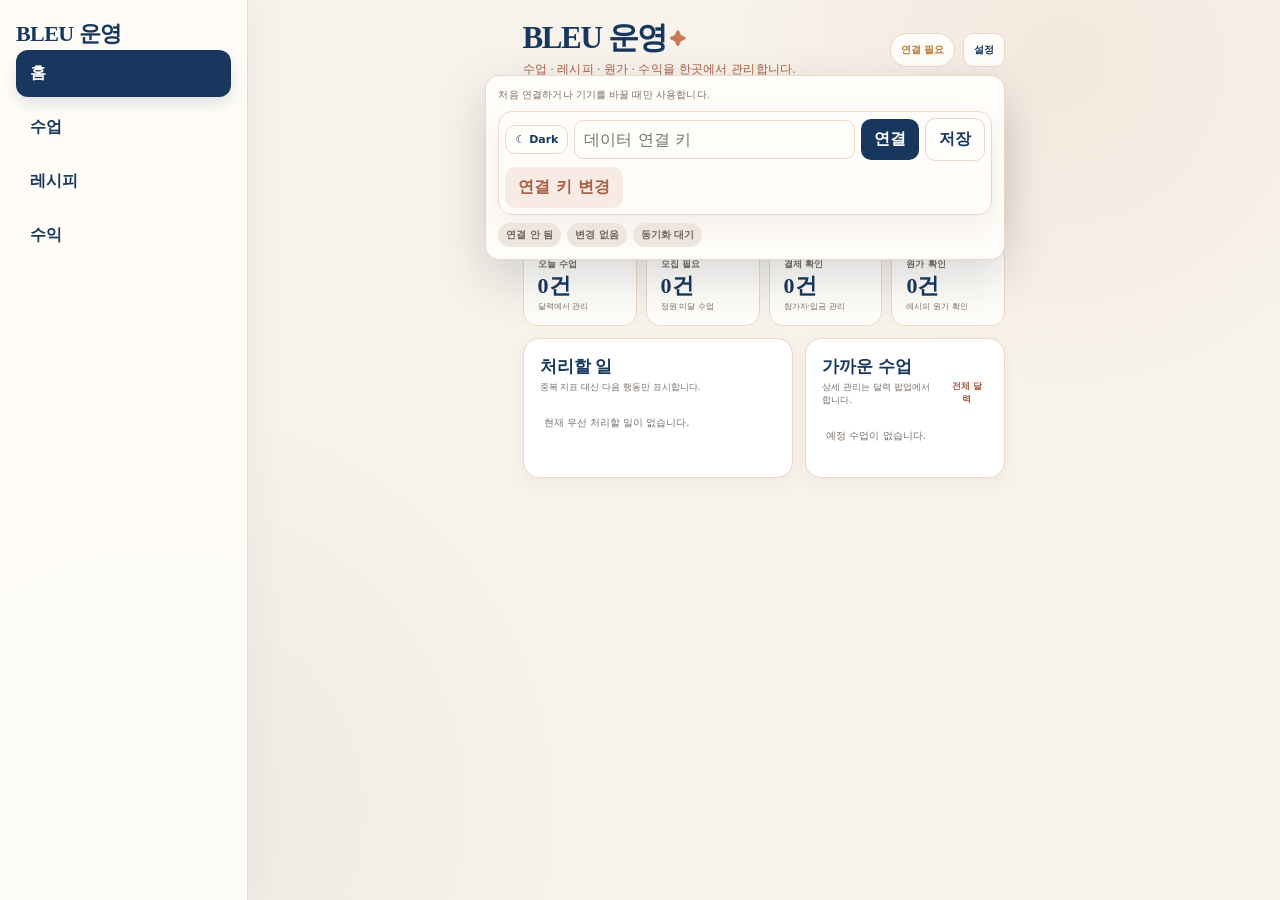
<file: index.html>
<!doctype html>
<html lang="ko">
<head>
<meta charset="utf-8">
<meta name="viewport" content="width=device-width,initial-scale=1,viewport-fit=cover">
<meta name="theme-color" content="#0b3ea8">
<meta name="color-scheme" content="light dark">
<title>BLEU · 베이킹 운영</title>
<script>(function(){try{var k='sunny-atelier-color-mode';var v=localStorage.getItem(k);var m=v||((window.matchMedia&&window.matchMedia('(prefers-color-scheme: dark)').matches)?'dark':'light');document.documentElement.dataset.theme=m;document.documentElement.style.colorScheme=m==='light'?'only light':'dark';}catch(e){}})();</script>
<link rel="stylesheet" href="app.css">
<link rel="stylesheet" href="sunny-theme.css?v=20260830-r1">
<link rel="stylesheet" href="sunny-dark.css?v=20260830-r1">
<link rel="stylesheet" href="class-ops.css?v=20260830-r1">
<link rel="stylesheet" href="decision-ui.css?v=20260831-r3">
<link rel="stylesheet" href="operations-ui.css?v=20260831-r5">
<link rel="stylesheet" href="management-polish.css?v=20260831-r1">
<link rel="stylesheet" href="calendar-class-editor.css?v=20260831-r1">
<link rel="stylesheet" href="calendar-status.css?v=20260831-r2">
<link rel="stylesheet" href="information-architecture.css?v=20260831-r3">
<link rel="stylesheet" href="workspace-refinement.css?v=20260831-r4">
<link rel="stylesheet" href="recipe-ingredient-costs.css?v=20260831-r2">
<link rel="stylesheet" href="finance-ledger-detail.css?v=20260831-r5">
<link rel="stylesheet" href="finance-ledger-canonical.css?v=20260901-r1">
<link rel="stylesheet" href="finance-current-highlight.css?v=20260831-r1">
<link rel="stylesheet" href="finance-current-focus.css?v=20260831-r1">
<link rel="stylesheet" href="finance-unified.css?v=20260831-r1">
<link rel="stylesheet" href="recipe-three-menu.css?v=20260831-r2">
<link rel="stylesheet" href="cost-review-queue.css?v=20260831-r2">
</head><body>
<div class="shell"><aside class="side"><div class="brand"><small>BAKING CLASS OPS</small>BLEU Dashboard</div><div class="nav"><button class="active" data-page="dashboard">대시보드</button><button data-page="calendar">달력 · 운영</button><button data-page="recipes">레시피</button><button data-page="finance">재정 · 수익</button></div><div class="side-note">Private GitHub data · canonical rules · normalized IDs · one calculation engine</div></aside>
<main class="main"><div class="top"><div><h1>베이킹 운영 관리</h1><p>수업 일정 · 레시피 · 원가 · 수익을 통합 관리</p></div><div class="connect"><div class="tokenbox"><input id="token" type="password" placeholder="GitHub 연결 키" autocomplete="off"></div><button id="connectBtn" class="btn">연결</button><button id="saveBtn" class="btn secondary" disabled>저장</button><button id="clearBtn" class="btn ghost">키 변경</button></div></div><div class="status"><span id="connection" class="pill">연결 안 됨</span><span id="dirty" class="pill">변경 없음</span><span id="sync" class="pill">동기화 대기</span></div><div id="error" class="error"></div>
<section id="dashboard" class="page active"><div class="hero"><small>BLEU OPERATIONS</small><h2>오늘의 베이킹 운영</h2><p>수업 일정, 레시피 원가, 수입과 이익을 한 화면에서 확인합니다.</p></div><div id="kpis" class="kpis"></div><div class="grid2"><div class="card"><h3>다가오는 수업</h3><div id="upcoming" class="upcoming"></div></div><div class="card"><h3>원가 상태</h3><div id="costStatus"></div><h3 style="margin-top:16px">수업 상태</h3><div id="classStatus"></div></div></div></section>
<section id="planner" class="page"><div class="section-head"><div><h2>월간 계획</h2><p>기준 일정과 Draft의 차이를 보면서 다음 달 수업을 설계</p></div><div><button id="plannerResetDraft" class="btn secondary small" type="button">Draft 초기화</button> <button id="plannerApplyDraft" class="btn small" type="button">Draft 일정 반영</button></div></div><div id="plannerHost"></div></section>
<section id="calendar" class="page"><div class="section-head"><div><h2>달력 · 운영</h2><p>과거·현재·미래 수업을 한 달력에서 관리</p></div></div><div class="calendar-layout"><div class="card"><div class="calendar-head"><button id="prevMonth" class="btn secondary small">‹ 이전</button><div id="monthTitle" class="month"></div><div><button id="todayMonth" class="btn ghost small">이번 달</button> <button id="nextMonth" class="btn secondary small">다음 ›</button></div></div><div class="week"><div>일</div><div>월</div><div>화</div><div>수</div><div>목</div><div>금</div><div>토</div></div><div id="calendarGrid" class="calendar"></div><div id="dayDetail" class="calendar-legacy-detail" style="margin-top:9px"></div></div><aside id="calendarClassDetail" class="card calendar-attendee-panel"><div class="calendar-detail-empty"><b>수업을 선택하세요.</b><span>수업 정보 · 참가자 명단 · 입금 상태가 여기에 표시됩니다.</span></div></aside></div></section>
<section id="schedule" class="page"><div class="section-head"><div><h2>일정 관리</h2><p>수업 추가, 수정, 삭제 · 예상이익 자동 계산 · 지난 날짜는 자동 완료</p></div><button id="toggleAdd" class="btn small">+ 수업 추가</button></div><div id="addbox" class="card addbox"><div class="addgrid"><div class="field"><label>날짜</label><input id="newDate" type="date"></div><div class="field"><label>회차</label><select id="newSession"><option>오전반</option><option>오후반</option><option>기타</option></select></div><div class="field"><label>메뉴</label><select id="newMenu"></select></div><div class="field"><label>수강생</label><input id="newPeople" type="number" value="4"></div><div class="field"><label>수강료/인</label><input id="newFee" type="number" value="60000"></div><button id="addClass" class="btn">추가</button></div></div><div class="toolbar"><input id="scheduleSearch" placeholder="메뉴·메모 검색"><select id="scheduleStatus"><option value="">상태 전체</option><option>예정</option><option>확정</option><option>완료</option><option>취소</option></select><select id="scheduleDay"><option value="">요일 전체</option><option>월</option><option>화</option><option>수</option><option>목</option><option>금</option><option>토</option><option>일</option></select><button id="resetSchedule" class="btn secondary small">초기화</button></div><div id="scheduleList" class="schedule-list"></div></section>
<section id="recipes" class="page"><div class="section-head"><div><h2>레시피</h2><p>빵 · 디저트 · 케이크 3개 메뉴로 나누어 배합 · 공정 · 수율 · 원가를 관리</p></div></div><div class="recipe-tools"><input id="recipeSearch" placeholder="레시피·재료 검색"><button class="seg active" data-filter="all">전체</button><button class="seg" data-filter="final">확정/조건부</button><button class="seg" data-filter="partial">부분원가</button><button class="seg" data-filter="missing">미산정</button></div><div id="recipeList"></div></section>
<section id="finance" class="page"><div class="section-head"><div><h2>재정 · 수익</h2><p>이번 달 현재 흐름과 월말 예상 흐름을 먼저 확인</p></div></div><div class="card" style="margin-bottom:9px"><h3 id="nextMonthTitle">다음 달 예상</h3><div id="nextMonthKpis" class="finance-kpis"></div><div id="nextMonthNote" class="subtle" style="margin-top:9px"></div></div><div class="period"><button class="seg" data-period="week">이번 주</button><button class="seg active" data-period="month">이번 달</button><button class="seg" data-period="nextMonth">다음달</button><button class="seg" data-period="lastMonth">지난달</button><button class="seg" data-period="all">전체</button></div><div class="period-fields"><div class="field"><label>시작일</label><input id="periodStart" type="date"></div><div class="field"><label>종료일</label><input id="periodEnd" type="date"></div><button id="applyPeriod" class="btn small">기간 적용</button></div><div id="financeKpis" class="finance-kpis"></div><div class="card" style="margin-top:9px"><h3>메뉴별 집계</h3><div class="tablewrap"><table><thead><tr><th>메뉴</th><th>수업</th><th>수강생</th><th>수입</th><th>원가상태</th><th>계산가능 이익</th></tr></thead><tbody id="menuFinance"></tbody></table></div></div><div class="card" style="margin-top:9px"><h3>수업별 내역</h3><div class="tablewrap"><table><thead><tr><th>날짜</th><th>구분</th><th>메뉴</th><th>수강생</th><th>수입</th><th>원가/이익</th></tr></thead><tbody id="sessionFinance"></tbody></table></div></div><details class="card" open style="margin-top:9px"><summary style="cursor:pointer;font-weight:900">데이터 점검</summary><div id="dataAudit" class="audit-list" style="margin-top:10px"></div></details><details class="card" style="margin-top:9px"><summary style="cursor:pointer;font-weight:900">공통 재료 단가</summary><div id="ingredientGrid" class="ingredient-grid" style="margin-top:10px"></div></details></section>
</main></div><div class="mobile-nav"><button class="active" data-page="dashboard">대시보드</button><button data-page="calendar">달력</button><button data-page="recipes">레시피</button><button data-page="finance">재정</button></div>
<script src="app.js?v=20260830-r1"></script>
<script src="business-engine.js?v=20260831-r4"></script>
<script src="data-normalization.js?v=20260831-r2"></script>
<script src="auth-persist.js?v=20260830-r1"></script>
<script src="sunny-theme.js?v=20260830-r1"></script>
<script src="class-ops-canonical.js?v=20260831-r6"></script>
<script src="bulk-payment.js?v=20260830-r1"></script>
<script src="business-engine-adapter.js?v=20260831-r2"></script>
<script type="text/plain" data-disabled-runtime="stable-ui" src="operations-ui.js?v=20260831-r8"></script>
<script src="management-planner.js?v=20260831-r2"></script>
<script type="text/plain" data-disabled-runtime="stable-ui" src="calendar-class-editor.js?v=20260831-r1"></script>
<script src="calendar-status.js?v=20260831-r3"></script>
<script src="information-architecture.js?v=20260901-r4"></script>
<script src="workspace-refinement.js?v=20260831-r4"></script>
<script src="recipe-ingredient-costs.js?v=20260901-stable1"></script>
<script type="text/plain" data-disabled-runtime="canonical-finance" src="finance-ledger-detail.js?v=20260831-r5"></script>
<script src="finance-ledger-canonical.js?v=20260901-r1"></script>
<script type="text/plain" data-disabled-runtime="stable-ui" src="finance-current-focus.js?v=20260831-r1"></script>
<script type="text/plain" data-disabled-runtime="stable-ui" src="finance-unified.js?v=20260831-r1"></script>
<script type="text/plain" data-disabled-runtime="stable-ui" src="recipe-three-menu.js?v=20260831-r1"></script>
<script src="cost-review-queue.js?v=20260901-stable2"></script>
<script src="stability-runtime.js?v=20260901-r2"></script>
</body></html>
</file>
<file: app.css>
:root{--bg:#f4f7fb;--paper:#fff;--ink:#172033;--muted:#74809a;--line:#dce4f1;--blue:#1557d5;--blue2:#4f8cff;--soft:#eaf2ff;--ok:#14845e;--warn:#b7791f;--bad:#cf3f4f;--shadow:0 10px 30px rgba(31,67,135,.09)}*{box-sizing:border-box}body{margin:0;background:var(--bg);color:var(--ink);font-family:Inter,Pretendard,"Noto Sans KR",system-ui,-apple-system,sans-serif}button,input,select,textarea{font:inherit}button{cursor:pointer}.shell{display:grid;grid-template-columns:220px minmax(0,1fr);min-height:100vh}.side{position:sticky;top:0;height:100vh;background:linear-gradient(180deg,#08245a,#0d3e97 62%,#1557d5);color:#fff;padding:22px 15px}.brand{font-weight:950;font-size:20px;letter-spacing:-.03em}.brand small{display:block;font-size:10px;letter-spacing:.16em;opacity:.62;margin-bottom:5px}.nav{display:grid;gap:6px;margin-top:28px}.nav button{border:0;background:transparent;color:#d7e5ff;text-align:left;padding:11px 12px;border-radius:11px;font-weight:800}.nav button.active{background:rgba(255,255,255,.14);color:#fff}.side-note{position:absolute;bottom:20px;left:15px;right:15px;font-size:10px;line-height:1.5;color:#c6d9ff}.main{min-width:0;padding:24px 28px 70px}.top{display:flex;align-items:flex-start;justify-content:space-between;gap:14px;margin-bottom:18px}.top h1{margin:0;font-size:27px;letter-spacing:-.04em}.top p{margin:6px 0 0;color:var(--muted);font-size:12px}.connect{display:flex;gap:7px;align-items:center}.tokenbox{min-width:280px}.btn{border:0;border-radius:10px;padding:10px 13px;background:var(--blue);color:#fff;font-weight:850}.btn.secondary{background:#fff;color:var(--ink);border:1px solid var(--line)}.btn.ghost{background:var(--soft);color:var(--blue)}.btn.small{padding:7px 9px;font-size:11px}input,select,textarea{width:100%;border:1px solid var(--line);border-radius:10px;background:#fff;padding:9px;color:var(--ink);outline:none}input:focus,select:focus,textarea:focus{border-color:#82abff;box-shadow:0 0 0 3px #e8f0ff}textarea{min-height:70px;resize:vertical}.status{display:flex;gap:6px;flex-wrap:wrap;margin:0 0 16px}.pill{font-size:10px;font-weight:850;padding:5px 8px;border-radius:999px;background:#e8edf5;color:#62708c}.pill.ok{background:#e3f5ee;color:var(--ok)}.pill.warn{background:#fff4d9;color:var(--warn)}.pill.bad{background:#fde8eb;color:var(--bad)}.error{display:none;background:#fff0f2;border:1px solid #ffc8d0;color:#a42d3b;padding:10px 12px;border-radius:10px;font-size:11px;margin:-6px 0 14px}.error.show{display:block}.page{display:none}.page.active{display:block}.hero{background:linear-gradient(135deg,#0c3d9c,#1557d5 55%,#64a1ff);color:#fff;border-radius:22px;padding:22px;box-shadow:0 16px 40px rgba(21,87,213,.20);margin-bottom:14px}.hero small{font-size:10px;letter-spacing:.15em;font-weight:900;opacity:.7}.hero h2{font-size:24px;margin:5px 0 4px}.hero p{margin:0;font-size:12px;opacity:.78}.kpis,.finance-kpis{display:grid;grid-template-columns:repeat(4,1fr);gap:10px}.kpi,.card{background:#fff;border:1px solid var(--line);border-radius:16px;box-shadow:var(--shadow)}.kpi{padding:15px}.kpi b{display:block;font-size:23px;letter-spacing:-.04em}.kpi span{display:block;color:var(--muted);font-size:10px;margin-top:4px}.grid2{display:grid;grid-template-columns:1.25fr .75fr;gap:10px;margin-top:10px}.card{padding:14px}.card h3{margin:0 0 10px;font-size:14px}.subtle{color:var(--muted);font-size:10px;line-height:1.5}.upcoming{display:grid;gap:7px}.up{display:grid;grid-template-columns:82px 55px 1fr auto;gap:8px;align-items:center;padding:9px 10px;border:1px solid var(--line);border-radius:11px}.up b{font-size:11px}.up span{font-size:10px;color:var(--muted)}.up .menu{font-size:12px;font-weight:850;color:var(--ink)}.barrow{display:grid;grid-template-columns:80px 1fr 32px;gap:8px;align-items:center;font-size:10px;margin:9px 0}.bar{height:8px;background:#edf2f9;border-radius:99px;overflow:hidden}.bar i{display:block;height:100%;background:linear-gradient(90deg,var(--blue),var(--blue2));border-radius:99px}.section-head{display:flex;align-items:end;justify-content:space-between;gap:10px;margin:3px 0 11px}.section-head h2{margin:0;font-size:21px}.section-head p{margin:4px 0 0;color:var(--muted);font-size:11px}.toolbar{display:grid;grid-template-columns:1fr 130px 110px auto;gap:7px;margin-bottom:9px}.schedule-list{display:grid;gap:8px}.schedule{background:#fff;border:1px solid var(--line);border-radius:14px;overflow:hidden}.schedule-main{display:grid;grid-template-columns:105px 76px 105px 1fr 80px 95px;gap:7px;align-items:end;padding:11px}.field label{display:block;font-size:9px;color:var(--muted);font-weight:850;margin:0 0 4px}.calc{display:flex;gap:12px;flex-wrap:wrap;padding:0 11px 10px;color:var(--muted);font-size:10px}.calc b{color:var(--ink)}details.more{border-top:1px solid var(--line)}details.more>summary{padding:9px 11px;cursor:pointer;color:var(--muted);font-size:10px;font-weight:850}.more-grid{display:grid;grid-template-columns:repeat(5,1fr);gap:7px;padding:0 11px 11px}.addbox{display:none;margin-bottom:9px}.addbox.open{display:block}.addgrid{display:grid;grid-template-columns:repeat(6,1fr);gap:7px;align-items:end}.calendar-head{display:flex;justify-content:space-between;align-items:center;margin-bottom:8px}.month{font-size:18px;font-weight:950}.week,.calendar{display:grid;grid-template-columns:repeat(7,1fr);gap:4px}.week div{text-align:center;font-size:9px;color:var(--muted);font-weight:850;padding:4px}.day{min-height:100px;background:#fff;border:1px solid var(--line);border-radius:10px;padding:6px;cursor:pointer}.day.out{opacity:.32}.day.today{outline:2px solid var(--blue2)}.day.sel{background:#f0f6ff;border-color:#9ebeff}.daynum{font-size:10px;font-weight:900}.event{margin-top:4px;background:var(--soft);border-radius:6px;padding:4px 5px;font-size:8px;line-height:1.25}.event.done{background:#e7f6ef;color:var(--ok)}.event.cancel{background:#fce9ec;color:var(--bad)}.recipe-tools{display:grid;grid-template-columns:1fr repeat(4,auto);gap:6px;margin-bottom:9px}.seg{border:1px solid var(--line);background:#fff;border-radius:9px;padding:8px 9px;color:var(--muted);font-size:10px;font-weight:850}.seg.active{background:var(--blue);border-color:var(--blue);color:#fff}.recipe{background:#fff;border:1px solid var(--line);border-radius:14px;margin-bottom:7px;overflow:hidden}.recipe summary{list-style:none;cursor:pointer;padding:12px}.recipe summary::-webkit-details-marker{display:none}.rsum{display:grid;grid-template-columns:1fr auto;gap:8px;align-items:center}.rname{font-size:13px;font-weight:950}.rsub{font-size:10px;color:var(--muted);margin-top:3px}.cost{font-size:11px;font-weight:950;text-align:right}.recipe-body{border-top:1px solid var(--line);padding:11px}.recipe-grid{display:grid;grid-template-columns:1fr 1fr;gap:11px}.chips{display:flex;flex-wrap:wrap;gap:5px}.chip{font-size:9px;background:var(--soft);color:#2457a6;padding:4px 7px;border-radius:99px}.chip.missing{background:#fff2d9;color:var(--warn)}table{width:100%;border-collapse:collapse;font-size:10px}th,td{padding:7px 5px;border-bottom:1px solid var(--line);text-align:left}th{color:var(--muted);font-size:9px}.tablewrap{overflow:auto}.tablewrap table{min-width:720px}.steps{font-size:11px;line-height:1.55;padding-left:18px}.period{display:flex;gap:6px;flex-wrap:wrap;margin-bottom:8px}.period-fields{display:grid;grid-template-columns:1fr 1fr auto;gap:7px;align-items:end;margin-bottom:9px}.ingredient-grid{display:grid;grid-template-columns:repeat(3,1fr);gap:6px}.ing{border:1px solid var(--line);border-radius:10px;padding:8px;background:#fff}.ing b{font-size:11px}.ing span{display:block;color:var(--muted);font-size:9px;margin-top:3px}.audit-list{display:grid;gap:7px}.audit-item{padding:9px 10px;border:1px solid var(--line);border-radius:10px;font-size:10px}.audit-item b{display:block;margin-bottom:3px}.mobile-nav{display:none}.empty{padding:22px;text-align:center;color:var(--muted);font-size:11px}@media(max-width:900px){.shell{display:block}.side{display:none}.main{padding:14px 12px 82px}.top{display:block}.connect{margin-top:10px}.tokenbox{min-width:0;flex:1}.mobile-nav{display:grid;position:fixed;left:8px;right:8px;bottom:8px;grid-template-columns:repeat(5,1fr);gap:4px;background:rgba(255,255,255,.96);border:1px solid var(--line);border-radius:14px;padding:5px;z-index:100;box-shadow:var(--shadow)}.mobile-nav button{border:0;background:transparent;color:var(--muted);padding:8px 2px;border-radius:9px;font-size:9px;font-weight:900}.mobile-nav button.active{background:var(--blue);color:#fff}.grid2,.recipe-grid{grid-template-columns:1fr}.schedule-main{grid-template-columns:1fr 1fr 1fr}.more-grid,.addgrid{grid-template-columns:1fr 1fr 1fr}}@media(max-width:620px){.kpis,.finance-kpis{grid-template-columns:1fr 1fr}.toolbar{grid-template-columns:1fr 1fr}.toolbar input{grid-column:1/-1}.schedule-main{grid-template-columns:1fr 1fr}.more-grid,.addgrid{grid-template-columns:1fr 1fr}.recipe-tools{grid-template-columns:1fr 1fr 1fr}.recipe-tools input{grid-column:1/-1}.day{min-height:78px;padding:4px}.event{font-size:7px}.ingredient-grid{grid-template-columns:1fr 1fr}.up{grid-template-columns:70px 45px 1fr}.up .money{display:none}}
</file>
<file: sunny-theme.css>
:root{
  --bg:#f7f2ea;
  --paper:#fffdf9;
  --ink:#17375e;
  --muted:#776e68;
  --line:#ead8ca;
  --blue:#17375e;
  --blue2:#c97955;
  --navy:#17375e;
  --soft:#f6ebe2;
  --ok:#5f8a70;
  --warn:#ba7a38;
  --bad:#b94d55;
  --shadow:0 12px 30px rgba(87,59,40,.075);
  --terra:#c97955;
  --terra2:#a85f43;
  --cream:#f7f2ea;
  --cream2:#efe2d1;
  --slate:#547799;
}
html{background:var(--bg)}
body{
  background:
    radial-gradient(circle at 83% 7%,rgba(201,121,85,.08),transparent 24%),
    radial-gradient(circle at 12% 90%,rgba(23,55,94,.045),transparent 30%),
    var(--bg);
  color:var(--ink);
  font-family:Pretendard,"Noto Sans KR",system-ui,-apple-system,sans-serif;
}
.shell{grid-template-columns:248px minmax(0,1fr)}
.side{
  background:rgba(255,253,249,.96);
  color:var(--ink);
  border-right:1px solid var(--line);
  padding:22px 16px;
  box-shadow:10px 0 34px rgba(66,45,32,.035);
}
.brand{font-family:Georgia,"Times New Roman",serif;color:var(--ink);font-weight:700;font-size:22px;line-height:1.05;letter-spacing:-.025em}
.brand small{font-family:system-ui,sans-serif;color:var(--terra);opacity:1;letter-spacing:.22em;font-size:8px;margin-bottom:12px}
.atelier-seal{
  width:152px;height:186px;margin:0 auto 24px;border:1.5px solid var(--terra);
  border-radius:50%;display:flex;flex-direction:column;align-items:center;justify-content:center;
  text-align:center;background:#fffaf4;box-shadow:inset 0 0 0 7px #fffdf9,0 7px 20px rgba(105,69,45,.05);
  position:relative;
}
.atelier-seal:after{content:"◆";position:absolute;bottom:-8px;background:var(--paper);padding:0 8px;color:var(--terra);font-size:8px}
.atelier-seal .seal-top{font-family:system-ui,sans-serif;font-size:8px;letter-spacing:.28em;font-weight:800;color:var(--ink);margin-bottom:12px}
.atelier-seal .seal-name{font-family:Georgia,"Times New Roman",serif;font-size:25px;line-height:.92;color:var(--ink)}
.atelier-seal .seal-name em{display:block;font-family:"Brush Script MT","Segoe Script",cursive;color:var(--terra);font-size:24px;font-weight:400;margin-top:5px}
.atelier-seal .seal-mark{font-size:33px;line-height:1;margin:12px 0 8px;filter:saturate(.65)}
.atelier-seal .seal-bottom{font-size:8px;letter-spacing:.18em;font-weight:800;color:var(--ink)}
.nav{gap:7px;margin-top:5px}
.nav button{color:var(--ink);padding:12px 13px;border-radius:12px;font-weight:750;border:1px solid transparent;transition:.15s ease}
.nav button:hover{background:#f7ede5;border-color:#efd7c7}
.nav button.active{background:var(--navy);color:#fff;box-shadow:0 7px 16px rgba(23,55,94,.13)}
.side-note{color:var(--terra2);font-family:Georgia,"Times New Roman",serif;text-align:center;font-size:12px;line-height:1.55;border:1px solid var(--line);border-radius:14px;padding:14px 10px;bottom:18px;background:#fffaf4}
.side-note:before{content:"Calm, Crafted,";display:block;color:var(--terra);margin-bottom:2px}
.main{padding:26px 30px 72px}
.top{margin-bottom:12px;padding-bottom:16px;border-bottom:1px solid rgba(201,121,85,.22)}
.top h1{font-family:Georgia,"Times New Roman",serif;font-size:34px;color:var(--ink);font-weight:700;letter-spacing:-.035em}
.top h1:after{content:"  ✦";color:var(--terra);font-family:serif;font-size:16px;vertical-align:middle}
.top p{color:var(--terra2);font-family:Georgia,"Times New Roman",serif;font-size:13px;letter-spacing:.025em}
.connect{background:rgba(255,253,249,.82);border:1px solid var(--line);padding:7px;border-radius:14px;box-shadow:var(--shadow)}
.btn{background:var(--navy);border-radius:10px;box-shadow:none}
.btn:hover{filter:brightness(.97)}
.btn.secondary{background:#fffdf9;color:var(--ink);border-color:var(--line)}
.btn.ghost{background:#f7ebe3;color:var(--terra2)}
input,select,textarea{background:#fffdf9;border-color:var(--line);color:var(--ink);border-radius:9px}
input:focus,select:focus,textarea:focus{border-color:#d49a7e;box-shadow:0 0 0 3px rgba(201,121,85,.11)}
.status{margin:0 0 14px}
.pill{background:#eee6de;color:#71645d}
.pill.ok{background:#e7f0e9;color:#527961}.pill.warn{background:#fbefd9;color:#a66d2e}.pill.bad{background:#f8e2e2;color:#a8434b}
.error{background:#fff3f1;border-color:#efc4b8;color:#9d453c}
.hero{
  color:var(--ink);background:linear-gradient(105deg,#fffdf9 0%,#fff9f2 62%,#f3e2d3 100%);
  border:1px solid var(--line);border-radius:18px;padding:24px 26px;box-shadow:var(--shadow);position:relative;overflow:hidden
}
.hero:after{content:"🥖";position:absolute;right:32px;top:50%;transform:translateY(-50%) rotate(-7deg);font-size:72px;opacity:.16;filter:saturate(.45)}
.hero small{color:var(--terra);opacity:1;letter-spacing:.24em;font-size:9px}
.hero h2{font-family:Georgia,"Times New Roman",serif;font-size:28px;color:var(--ink)}
.hero p{color:#76665f;font-size:12px;opacity:1}
.kpi,.card,.schedule,.recipe,.ing{background:rgba(255,253,249,.96);border-color:var(--line);box-shadow:var(--shadow)}
.kpi{padding:17px 16px;position:relative;overflow:hidden}
.kpi:after{content:"✦";position:absolute;right:13px;top:11px;color:rgba(201,121,85,.34);font-size:15px}
.kpi b{font-family:Georgia,"Times New Roman",serif;color:var(--ink);font-size:25px;font-weight:700}
.kpi span{color:#87766b}
.card h3,.section-head h2,.month,.rname,.cost{color:var(--ink)}
.card h3,.section-head h2,.month{font-family:Georgia,"Times New Roman",serif}
.section-head{padding-top:4px}
.section-head h2{font-size:24px}
.section-head p{color:#8b776d}
.up{background:#fffaf5;border-color:#edd9ca}
.up:hover{border-color:#dca88d;background:#fff8f1}
.up .menu{color:var(--ink)}
.bar{background:#eee4dc}
.bar i{background:linear-gradient(90deg,var(--navy),var(--terra))}
.schedule{border-radius:13px}
.calc{background:#fff8f2;padding-top:8px;border-top:1px dashed #ead6c8}
details.more{border-top-color:var(--line)}
details.more>summary{color:var(--terra2)}
.week div{color:#957e70}
.day{background:#fffdf9;border-color:#ead8ca}
.day:hover{background:#fff8f2;border-color:#ddb49e}
.day.today{outline:2px solid var(--navy);outline-offset:-2px}
.day.sel{background:#f8e9df;border-color:#d79a79}
.daynum{color:var(--ink)}
.event{background:#f5e9df;color:#6e4d3b;border-left:2px solid var(--terra)}
.event.done{background:#eaf2ea;color:#4e745b;border-left-color:#6f9b7b}
.event.cancel{background:#f7e8e8;color:#a84f55;border-left-color:#b85a62}
.seg{background:#fffdf9;border-color:var(--line);color:#826f65}
.seg.active{background:var(--navy);border-color:var(--navy);color:#fff}
.recipe summary{background:linear-gradient(90deg,#fffdf9,#fff9f3)}
.recipe-body{border-top-color:var(--line)}
.chip{background:#edf1f5;color:#45617e}.chip.missing{background:#faecd7;color:#a46a2c}
th{color:#8f776a}td,th{border-bottom-color:#eee0d6}
.ing{background:#fffaf5}
.mobile-nav{background:rgba(255,253,249,.97)!important;border-color:var(--line)!important}
.mobile-nav button{color:#7d6d64!important}.mobile-nav button.active{background:var(--navy)!important;color:#fff!important}
::selection{background:#efd2c1;color:var(--ink)}
@media(max-width:900px){
  .main{padding:15px 12px 82px}.top{border-bottom:0}.top h1{font-size:29px}.connect{margin-top:12px;padding:6px}.hero{padding:20px}.hero:after{right:10px;font-size:52px}.kpi{padding:14px}
}
@media(max-width:620px){
  .top h1{font-size:27px}.top p{font-size:11px}.hero h2{font-size:23px}.hero p{max-width:78%}.kpi b{font-size:21px}.section-head h2{font-size:21px}
}
</file>
<file: sunny-dark.css>
html[data-theme="dark"]{
  --bg:#0c1420;
  --paper:#121d2b;
  --ink:#f4eadf;
  --muted:#b8a99e;
  --line:#344153;
  --blue:#e8d6c5;
  --blue2:#d68a64;
  --navy:#102844;
  --soft:#253344;
  --ok:#8fc3a2;
  --warn:#e0ad68;
  --bad:#e6858b;
  --shadow:0 14px 34px rgba(0,0,0,.22);
  --terra:#d68a64;
  --terra2:#e3a17f;
  --cream:#0c1420;
  --cream2:#1b2735;
  --slate:#87a7c5;
  color-scheme:dark;
}
html[data-theme="dark"],html[data-theme="dark"] body{background:#0c1420;color:var(--ink)}
html[data-theme="dark"] body{
  background:
    radial-gradient(circle at 84% 8%,rgba(214,138,100,.10),transparent 24%),
    radial-gradient(circle at 12% 90%,rgba(91,126,165,.08),transparent 31%),
    linear-gradient(180deg,#0b1320 0%,#0e1825 100%);
}
html[data-theme="dark"] .side{
  background:linear-gradient(180deg,#101b29 0%,#111f30 100%);
  color:var(--ink);border-right-color:#334052;box-shadow:10px 0 36px rgba(0,0,0,.18)
}
html[data-theme="dark"] .brand,html[data-theme="dark"] .brand small{color:var(--ink)}
html[data-theme="dark"] .brand small{color:var(--terra)}
html[data-theme="dark"] .atelier-seal{
  background:#151f2c;border-color:var(--terra);box-shadow:inset 0 0 0 7px #111a26,0 8px 24px rgba(0,0,0,.22)
}
html[data-theme="dark"] .atelier-seal:after{background:#111a26;color:var(--terra)}
html[data-theme="dark"] .atelier-seal .seal-top,html[data-theme="dark"] .atelier-seal .seal-name,html[data-theme="dark"] .atelier-seal .seal-bottom{color:#f6eadf}
html[data-theme="dark"] .nav button{color:#d9cfc7}
html[data-theme="dark"] .nav button:hover{background:#1d2b3a;border-color:#39495b}
html[data-theme="dark"] .nav button.active{background:#213d62;color:#fff;box-shadow:0 7px 20px rgba(0,0,0,.22)}
html[data-theme="dark"] .side-note{background:#161f2b;border-color:#3b4653;color:#d79a78}
html[data-theme="dark"] .side-note span{color:#dcc9b9!important}
html[data-theme="dark"] .top{border-bottom-color:rgba(214,138,100,.22)}
html[data-theme="dark"] .top h1{color:#f6eadf}
html[data-theme="dark"] .top p{color:#d9a080}
html[data-theme="dark"] .connect{background:rgba(18,29,43,.92);border-color:#344153;box-shadow:var(--shadow)}
html[data-theme="dark"] input,html[data-theme="dark"] select,html[data-theme="dark"] textarea{
  background:#0f1926;border-color:#39485a;color:#f4eadf
}
html[data-theme="dark"] input::placeholder,html[data-theme="dark"] textarea::placeholder{color:#837b78}
html[data-theme="dark"] input:focus,html[data-theme="dark"] select:focus,html[data-theme="dark"] textarea:focus{border-color:#d68a64;box-shadow:0 0 0 3px rgba(214,138,100,.13)}
html[data-theme="dark"] .btn{background:#25466e;color:#fff}
html[data-theme="dark"] .btn.secondary{background:#152233;color:#eee2d7;border-color:#3a4859}
html[data-theme="dark"] .btn.ghost{background:#342820;color:#efad87}
html[data-theme="dark"] .theme-toggle{min-width:92px;white-space:nowrap}
html[data-theme="dark"] .pill{background:#252e39;color:#c5b9b0}
html[data-theme="dark"] .pill.ok{background:#173226;color:#94caaa}
html[data-theme="dark"] .pill.warn{background:#3a2d1c;color:#e7b873}
html[data-theme="dark"] .pill.bad{background:#3c2227;color:#ef969d}
html[data-theme="dark"] .error{background:#3a2022;border-color:#714047;color:#f2a8a6}
html[data-theme="dark"] .hero{
  color:#f5e9df;background:linear-gradient(105deg,#172332 0%,#192434 62%,#2f261f 100%);border-color:#3e4650;box-shadow:var(--shadow)
}
html[data-theme="dark"] .hero small{color:#dfa07c}
html[data-theme="dark"] .hero h2{color:#f5e9df}
html[data-theme="dark"] .hero p{color:#c9bbb0}
html[data-theme="dark"] .hero:after{opacity:.12}
html[data-theme="dark"] .kpi,html[data-theme="dark"] .card,html[data-theme="dark"] .schedule,html[data-theme="dark"] .recipe,html[data-theme="dark"] .ing{
  background:#121d2b;border-color:#344153;box-shadow:var(--shadow)
}
html[data-theme="dark"] .kpi b,html[data-theme="dark"] .card h3,html[data-theme="dark"] .section-head h2,html[data-theme="dark"] .month,html[data-theme="dark"] .rname,html[data-theme="dark"] .cost,html[data-theme="dark"] .calc b{color:#f4eadf}
html[data-theme="dark"] .kpi span,html[data-theme="dark"] .section-head p,html[data-theme="dark"] .rsub,html[data-theme="dark"] .calc,html[data-theme="dark"] .field label,html[data-theme="dark"] .up span{color:#b7a99f}
html[data-theme="dark"] .up{background:#152231;border-color:#344457}
html[data-theme="dark"] .up:hover{background:#192a3c;border-color:#5b6270}
html[data-theme="dark"] .up .menu{color:#f1e6dc}
html[data-theme="dark"] .bar{background:#293545}
html[data-theme="dark"] .bar i{background:linear-gradient(90deg,#5e82ad,#d68a64)}
html[data-theme="dark"] .calc{background:#191e24;border-top-color:#41392f}
html[data-theme="dark"] details.more{border-top-color:#344153}
html[data-theme="dark"] details.more>summary{color:#dfa07d}
html[data-theme="dark"] .week div{color:#9ea5af}
html[data-theme="dark"] .day{background:#111c29;border-color:#344153;color:#eadecf}
html[data-theme="dark"] .day:hover{background:#182537;border-color:#5a6573}
html[data-theme="dark"] .day.out{opacity:.42}
html[data-theme="dark"] .day.today{outline-color:#d68a64}
html[data-theme="dark"] .day.sel{background:#283144;border-color:#d68a64}
html[data-theme="dark"] .daynum{color:#f3e6da}
html[data-theme="dark"] .event{background:#332a24;color:#ebbd9f;border-left-color:#d68a64}
html[data-theme="dark"] .event.done{background:#193126;color:#a7d4b5;border-left-color:#79ad8b}
html[data-theme="dark"] .event.cancel{background:#3b2328;color:#eda0a6;border-left-color:#d66d76}
html[data-theme="dark"] .seg{background:#121d2b;border-color:#39485a;color:#bcaea4}
html[data-theme="dark"] .seg.active{background:#25466e;border-color:#315c8e;color:#fff}
html[data-theme="dark"] .recipe summary{background:linear-gradient(90deg,#121d2b,#17212e)}
html[data-theme="dark"] .recipe-body{border-top-color:#344153}
html[data-theme="dark"] .chip{background:#263547;color:#b7cbe0}
html[data-theme="dark"] .chip.missing{background:#3a2c1d;color:#e9ba77}
html[data-theme="dark"] table{color:#e9ddd3}
html[data-theme="dark"] th{color:#a99a90}
html[data-theme="dark"] td,html[data-theme="dark"] th{border-bottom-color:#303c4b}
html[data-theme="dark"] tr:hover td{background:rgba(255,255,255,.018)}
html[data-theme="dark"] .ing{background:#15202d}
html[data-theme="dark"] .empty{color:#918982}
html[data-theme="dark"] .mobile-nav{background:rgba(16,27,41,.97)!important;border-color:#344153!important;box-shadow:0 12px 28px rgba(0,0,0,.32)!important}
html[data-theme="dark"] .mobile-nav button{color:#b8aba2!important}
html[data-theme="dark"] .mobile-nav button.active{background:#25466e!important;color:#fff!important}
html[data-theme="dark"] #savedTokenLabel{background:#14231d!important;border-color:#2f5b45!important;color:#94caaa!important}
html[data-theme="dark"] ::selection{background:#784b39;color:#fff4e8}

/* Smooth but subtle theme transition; data-heavy elements stay crisp. */
body,.side,.card,.kpi,.schedule,.recipe,.ing,.day,.up,.connect,.mobile-nav,input,select,textarea,.seg,.btn{transition:background-color .18s ease,border-color .18s ease,color .18s ease,box-shadow .18s ease}

@media(max-width:900px){
  .theme-toggle{min-width:0;flex:0 0 auto}
}
</file>
<file: class-ops.css>
body.ops-modal-open{overflow:hidden}
.ops-modal{position:fixed;inset:0;z-index:1000;display:none;align-items:stretch;justify-content:flex-end}
.ops-modal.open{display:flex}
.ops-backdrop{position:absolute;inset:0;background:rgba(15,20,28,.52);backdrop-filter:blur(3px)}
.ops-dialog{position:relative;z-index:1;width:min(760px,100%);height:100%;overflow:auto;background:var(--bg);color:var(--ink);padding:22px;box-shadow:-18px 0 48px rgba(0,0,0,.16);border-left:1px solid var(--line)}
.ops-dialog-head{display:flex;align-items:flex-start;justify-content:space-between;gap:12px;padding-bottom:14px;border-bottom:1px solid var(--line)}
.ops-dialog-head h2{font-family:Georgia,"Times New Roman",serif;font-size:27px;margin:3px 0 3px;color:var(--ink)}
.ops-dialog-head p{font-size:11px;color:var(--muted);margin:0}
.ops-kicker{font-size:8px;font-weight:900;letter-spacing:.2em;color:var(--terra,var(--blue2))}
.ops-icon-btn{border:1px solid var(--line);background:var(--paper);color:var(--ink);width:36px;height:36px;border-radius:50%;font-size:24px;line-height:1;display:grid;place-items:center}
.ops-metrics{display:grid;grid-template-columns:repeat(4,1fr);gap:8px;margin:13px 0}
.ops-metric,.ops-profit-item{background:var(--paper);border:1px solid var(--line);border-radius:14px;padding:12px;min-width:0}
.ops-metric span,.ops-profit-item span{display:block;font-size:9px;color:var(--muted);font-weight:850}
.ops-metric b,.ops-profit-item b{display:block;font-family:Georgia,"Times New Roman",serif;font-size:20px;color:var(--ink);margin-top:5px;white-space:nowrap;overflow:hidden;text-overflow:ellipsis}
.ops-metric small,.ops-profit-item small{display:block;font-size:8px;color:var(--muted);margin-top:4px}
.ops-section-head{display:flex;align-items:flex-end;justify-content:space-between;gap:10px;margin:18px 0 9px}
.ops-section-head h3{font-family:Georgia,"Times New Roman",serif;font-size:16px;margin:0;color:var(--ink)}
.ops-section-head p{font-size:9px;color:var(--muted);margin:3px 0 0}
.ops-actions{display:flex;gap:6px;flex-wrap:wrap;justify-content:flex-end}
.ops-roster{display:grid;gap:7px}
.ops-person{display:grid;grid-template-columns:30px minmax(105px,1.25fr) 105px 100px 100px 115px minmax(105px,1fr) auto;gap:6px;align-items:end;background:var(--paper);border:1px solid var(--line);border-radius:13px;padding:9px}
.ops-person-index{width:26px;height:26px;border-radius:50%;display:grid;place-items:center;background:var(--soft);color:var(--blue);font-weight:900;font-size:9px;align-self:center}
.ops-person .field label{font-size:8px}
.ops-person input,.ops-person select{padding:8px;font-size:10px}
.ops-delete{border:0;background:transparent;color:var(--bad);font-weight:850;font-size:9px;padding:9px 5px}
.ops-payment-summary{display:grid;grid-template-columns:repeat(4,1fr);gap:6px;margin-top:8px}
.ops-payment-summary>div:not(.ops-payment-bar),.ops-payment-kpis>div{background:var(--paper);border:1px solid var(--line);border-radius:11px;padding:9px}
.ops-payment-summary span,.ops-payment-kpis span{display:block;font-size:8px;color:var(--muted)}
.ops-payment-summary b,.ops-payment-kpis b{display:block;margin-top:4px;font-size:13px;color:var(--ink)}
.ops-payment-bar{grid-column:1/-1;height:8px;background:color-mix(in srgb,var(--line) 78%,transparent);border-radius:999px;overflow:hidden}
.ops-payment-bar i{display:block;height:100%;border-radius:999px;background:linear-gradient(90deg,var(--blue),var(--terra,var(--blue2)))}
.ops-profit-grid{display:grid;grid-template-columns:repeat(4,1fr);gap:7px}
.ops-modal-foot{display:flex;justify-content:space-between;gap:12px;align-items:center;border-top:1px solid var(--line);margin-top:18px;padding-top:14px}
.ops-modal-foot span{font-size:9px;color:var(--muted)}
.ops-inline-summary{display:flex;align-items:center;gap:6px;flex-wrap:wrap;padding:0 11px 10px}
.ops-open-detail{border:0;background:var(--navy);color:#fff;border-radius:9px;padding:7px 9px;display:flex;gap:7px;align-items:center;font-size:9px;font-weight:850}
.ops-open-detail b{font-size:9px}
.ops-chip{padding:6px 8px;border-radius:999px;background:var(--soft);color:var(--blue);font-size:8px;font-weight:850}
.ops-chip.warn{background:#fff0de;color:#a65f27}
.ops-chip.ok{background:#e8f2eb;color:#4f7d62}
.ops-clickable{transition:border-color .15s ease,transform .15s ease}
.ops-clickable:hover{border-color:color-mix(in srgb,var(--terra,var(--blue2)) 50%,var(--line))}
.ops-upcoming-click{cursor:pointer;position:relative}
.ops-upcoming-click:hover{border-color:color-mix(in srgb,var(--terra,var(--blue2)) 50%,var(--line))}
.ops-up-payment{font-size:8px!important;font-weight:900!important;color:var(--terra,var(--blue2))!important;background:color-mix(in srgb,var(--terra,var(--blue2)) 10%,transparent);border-radius:999px;padding:4px 6px;white-space:nowrap}
.ops-embedded-card{margin:9px 0}
.ops-payment-kpis{display:grid;grid-template-columns:repeat(4,1fr);gap:6px;margin-bottom:8px}
.ops-collection-list{display:grid;gap:5px}
.ops-collection-row{width:100%;border:1px solid var(--line);background:var(--paper);border-radius:11px;padding:9px 10px;display:flex;justify-content:space-between;gap:10px;align-items:center;text-align:left;color:var(--ink)}
.ops-collection-row span{display:grid;gap:2px}.ops-collection-row b{font-size:10px}.ops-collection-row small{font-size:8px;color:var(--muted)}
.ops-collection-row strong{font-size:9px;color:var(--terra,var(--blue2));white-space:nowrap}
.ops-planner{margin-top:9px}
.ops-planner-controls{display:grid;grid-template-columns:repeat(6,1fr);gap:7px;margin-bottom:9px}
.ops-planner-grid{display:grid;grid-template-columns:.9fr 1.1fr;gap:10px;margin-top:12px}
.ops-planner-grid h3{font-size:12px;margin:0 0 8px;color:var(--ink)}
.ops-rank-list{display:grid;grid-template-columns:repeat(2,minmax(0,1fr));gap:8px}
.ops-rank-row{display:grid;grid-template-columns:25px minmax(0,1fr) auto;gap:8px;align-items:center;border:1px solid var(--line);border-radius:11px;padding:9px 10px;background:var(--paper);min-width:0}
.ops-rank-num{width:24px;height:24px;border-radius:50%;background:var(--soft);display:grid;place-items:center;color:var(--blue);font-size:9px;font-weight:900}
.ops-rank-row b{display:block;font-size:10px;color:var(--ink);white-space:nowrap;overflow:hidden;text-overflow:ellipsis}.ops-rank-row small{display:block;font-size:8px;color:var(--muted);margin-top:2px;white-space:nowrap;overflow:hidden;text-overflow:ellipsis}
.ops-rank-row strong{text-align:right;font-size:10px;color:var(--ink)}.ops-rank-row strong small{color:var(--terra,var(--blue2))}
.ops-matrix{min-width:560px}
.ops-matrix td.positive{color:var(--ok)}.ops-matrix td.negative{color:var(--bad)}
.ops-matrix td small{font-size:8px;color:var(--muted)}
.ops-plan-advice{display:grid;grid-template-columns:repeat(3,1fr);gap:7px;margin-top:10px}
.ops-margin-bars{margin-top:10px;display:grid;gap:7px}
html[data-theme="dark"] .ops-dialog{background:#11151b;border-left-color:#303844}
html[data-theme="dark"] .ops-icon-btn,html[data-theme="dark"] .ops-metric,html[data-theme="dark"] .ops-profit-item,html[data-theme="dark"] .ops-person,html[data-theme="dark"] .ops-payment-summary>div:not(.ops-payment-bar),html[data-theme="dark"] .ops-payment-kpis>div,html[data-theme="dark"] .ops-collection-row,html[data-theme="dark"] .ops-rank-row{background:#151a22;border-color:#303844}
html[data-theme="dark"] .ops-person-index,html[data-theme="dark"] .ops-rank-num{background:#252d38;color:#e0a07d}
html[data-theme="dark"] .ops-chip{background:#252d38;color:#d7e2ef}
html[data-theme="dark"] .ops-chip.warn{background:#3a2a20;color:#e2a06e}
html[data-theme="dark"] .ops-chip.ok{background:#21342a;color:#8dc2a2}
html[data-theme="dark"] .ops-payment-bar{background:#2a313b}
@media(max-width:1050px){
  .ops-person{grid-template-columns:30px 1fr 1fr 1fr}
  .ops-person-memo{grid-column:2/4}
  .ops-profit-grid{grid-template-columns:repeat(3,1fr)}
  .ops-planner-controls{grid-template-columns:repeat(3,1fr)}
  .ops-planner-grid{grid-template-columns:1fr}
}
@media(max-width:700px){
  .ops-dialog{width:100%;padding:14px 12px 90px;border-left:0}
  .ops-dialog-head h2{font-size:23px}
  .ops-metrics{grid-template-columns:1fr 1fr}
  .ops-person{grid-template-columns:26px 1fr 1fr}
  .ops-person .field:nth-of-type(3),.ops-person .field:nth-of-type(4),.ops-person .field:nth-of-type(5){grid-column:auto}
  .ops-person-memo{grid-column:2/4}
  .ops-delete{grid-column:2/4;justify-self:end}
  .ops-payment-summary{grid-template-columns:1fr 1fr}
  .ops-profit-grid{grid-template-columns:1fr 1fr}
  .ops-section-head{align-items:flex-start;flex-direction:column}
  .ops-actions{width:100%;justify-content:flex-start}
  .ops-inline-summary{padding:0 9px 9px}
  .ops-payment-kpis{grid-template-columns:1fr 1fr}
  .ops-planner-controls{grid-template-columns:1fr 1fr}
  .ops-rank-list{grid-template-columns:1fr}
  .ops-plan-advice{grid-template-columns:1fr}
}
</file>
<file: decision-ui.css>
.decision-dashboard,.finance-decision{display:grid;gap:14px;margin:14px 0}.decision-block{background:var(--card,#fff);border:1px solid var(--line,#e5e7eb);border-radius:18px;padding:18px;box-shadow:0 10px 28px rgba(15,23,42,.04)}.decision-head{display:flex;justify-content:space-between;gap:16px;align-items:flex-start;margin-bottom:14px}.decision-head h3{margin:0;font-size:17px}.decision-head p{margin:4px 0 0;color:var(--muted,#64748b);font-size:12px}.confidence{border-radius:999px;padding:6px 9px;font-size:11px;font-weight:800;white-space:nowrap;background:rgba(100,116,139,.12);color:var(--muted,#64748b)}.confidence.good{background:rgba(22,163,74,.1);color:#15803d}.confidence.warn{background:rgba(217,119,6,.12);color:#b45309}.confidence.bad{background:rgba(220,38,38,.1);color:#b91c1c}.decision-stats{display:grid;grid-template-columns:repeat(6,minmax(0,1fr));gap:8px}.decision-stat{min-width:0;background:var(--paper,#f8fafc);border:1px solid var(--line,#e5e7eb);border-radius:14px;padding:12px}.decision-stat span{display:block;font-size:10px;font-weight:800;color:var(--muted,#64748b);text-transform:uppercase;letter-spacing:.03em}.decision-stat b{display:block;margin-top:7px;font-size:17px;white-space:nowrap;overflow:hidden;text-overflow:ellipsis}.decision-stat small{display:block;margin-top:5px;font-size:10px;color:var(--muted,#64748b);line-height:1.35}.decision-stat.good{box-shadow:inset 0 2px 0 rgba(22,163,74,.5)}.decision-stat.warn{box-shadow:inset 0 2px 0 rgba(217,119,6,.5)}.decision-stat.bad{box-shadow:inset 0 2px 0 rgba(220,38,38,.5)}.decision-grid{display:grid;grid-template-columns:1fr 1fr;gap:14px}.action-list,.next-list{display:grid;gap:8px}.action-row,.next-decision-row{display:grid;grid-template-columns:62px 1fr;gap:10px;align-items:start;padding:10px 0;border-bottom:1px solid var(--line,#e5e7eb)}.action-row:last-child,.next-decision-row:last-child{border-bottom:0}.action-row time,.next-decision-row time{font-size:11px;color:var(--muted,#64748b);font-weight:800}.action-row b,.next-decision-row b{font-size:13px}.action-row small,.next-decision-row span{display:block;margin-top:3px;font-size:11px;color:var(--muted,#64748b)}.next-decision-row{width:100%;border-left:0;border-right:0;border-top:0;background:transparent;text-align:left;cursor:pointer}.decision-empty{padding:18px;text-align:center;color:var(--muted,#64748b);font-size:12px}.cash-chart{height:220px;display:grid;grid-template-columns:repeat(6,minmax(48px,1fr));gap:14px;align-items:end;padding:12px 4px 0}.cash-month{display:grid;grid-template-rows:160px auto auto;gap:5px;text-align:center;min-width:0}.cash-bars{height:160px;display:flex;align-items:flex-end;justify-content:center;gap:5px;border-bottom:1px solid var(--line,#e5e7eb)}.cash-bars i{display:block;width:16px;border-radius:5px 5px 0 0;min-height:2px}.cash-bars .booked,.decision-legend .booked{background:var(--blue,#2563eb)}.cash-bars .paid,.decision-legend .paid{background:var(--terra,#d97706)}.cash-month b{font-size:11px}.cash-month small{font-size:9px;color:var(--muted,#64748b);white-space:nowrap;overflow:hidden;text-overflow:ellipsis}.decision-legend{display:flex;gap:14px;justify-content:flex-end;margin-top:10px;font-size:10px;color:var(--muted,#64748b)}.decision-legend i{display:inline-block;width:9px;height:9px;border-radius:2px;margin-right:4px}.profit-flow{display:grid;gap:10px}.profit-flow>div{display:grid;grid-template-columns:72px 1fr 110px;gap:10px;align-items:center;font-size:11px}.profit-flow>div>span{font-weight:800}.profit-flow>div>i{height:12px;border-radius:999px;background:var(--terra,#d97706);min-width:2px}.profit-flow>div>i.profit{background:var(--blue,#2563eb)}.profit-flow>div>b{text-align:right}.decision-table th,.decision-table td{white-space:nowrap}.decision-table td:first-child{white-space:normal;min-width:150px}@media(max-width:980px){.decision-stats{grid-template-columns:repeat(3,minmax(0,1fr))}.decision-grid{grid-template-columns:1fr}}@media(max-width:640px){.decision-block{padding:14px;border-radius:14px}.decision-head{display:grid}.decision-stats{grid-template-columns:repeat(2,minmax(0,1fr))}.decision-stat b{font-size:15px}.cash-chart{gap:6px}.cash-bars i{width:11px}.profit-flow>div{grid-template-columns:58px 1fr 86px}.finance-decision .decision-stats{grid-template-columns:repeat(2,minmax(0,1fr))}}
</file>
<file: operations-ui.css>
.ops-summary-strip{display:grid;grid-template-columns:repeat(6,minmax(0,1fr));gap:8px;margin:12px 0 16px}.recipe-decision{margin:10px 0 14px}.recipe-review-list{margin-top:8px;padding:10px 12px;border:1px solid var(--line,#e5e7eb);border-radius:12px;background:var(--paper,#f8fafc);font-size:11px;color:var(--muted,#64748b);line-height:1.5}.recipe-review-list b{color:var(--text,#0f172a)}.decision-note{margin:8px 0 0;text-align:right;font-size:10px;color:var(--muted,#64748b)}.decision-block.forecast{border-top:3px solid var(--blue,#2563eb)}#finance #financeDecision{display:none!important}@media(max-width:980px){.ops-summary-strip{grid-template-columns:repeat(3,minmax(0,1fr))}}@media(max-width:640px){.ops-summary-strip{grid-template-columns:repeat(2,minmax(0,1fr))}}
</file>
<file: management-polish.css>
/* Management layout polish + month planner + calendar attendee panel */
:root{--mgmt-radius:16px;--mgmt-shadow:0 5px 16px rgba(87,59,40,.045)}
.main{max-width:1580px;margin:0 auto;padding:22px 26px 72px}.top{align-items:center;margin-bottom:10px;padding-bottom:14px}.top h1{font-size:31px;line-height:1.05;letter-spacing:-.045em}.top p{font-size:12px}.connect{padding:6px;gap:6px}.tokenbox{min-width:200px}.hero{padding:20px 22px;margin-bottom:12px}.hero:after{font-size:56px;opacity:.08}.hero h2{font-size:30px;letter-spacing:-.035em}.hero p{max-width:72ch;font-size:12px;line-height:1.55}.section-head{margin:2px 0 10px}.section-head h2{font-size:22px;letter-spacing:-.03em}.decision-dashboard,.finance-decision{gap:12px;margin:12px 0}.decision-block,.card,.schedule,.recipe{border-radius:var(--mgmt-radius);box-shadow:var(--mgmt-shadow)}.decision-block{padding:16px}.decision-head{margin-bottom:12px}.decision-head h3{font-size:16px;letter-spacing:-.02em}.decision-stats,.ops-summary-strip{gap:8px}.decision-stat{min-height:92px;padding:12px;border-radius:14px;display:flex;flex-direction:column;justify-content:space-between}.decision-stat b{font-family:Georgia,"Times New Roman",serif;font-size:22px;line-height:1.02;letter-spacing:-.035em}.decision-stat small{font-size:10px;line-height:1.38}.decision-grid{gap:12px}.action-row{grid-template-columns:68px 1fr auto;gap:12px;padding:11px 4px}.action-row b{font-size:13px}.action-row small{font-size:10px;line-height:1.45}.action-impact{align-self:center;min-width:92px;text-align:right;font-size:9px;font-weight:900;color:var(--terra2)}.next-decision-row{padding:11px 4px}.kpi:after{display:none}.forecast-blockers{margin-top:12px;border-top:1px solid var(--line);padding-top:10px}.forecast-blockers>b{display:block;font-size:11px;margin-bottom:5px}.forecast-blockers>div{display:grid;grid-template-columns:52px 1fr 92px 80px;gap:8px;padding:7px 0;border-bottom:1px solid var(--line);align-items:center;font-size:10px}.forecast-blockers strong{text-align:right}.forecast-blockers small{color:var(--muted);text-align:right}

/* Planner shell */
#plannerHost{display:grid;gap:10px}.planner-version{display:grid;grid-template-columns:1fr 32px 1fr auto;gap:14px;align-items:center;background:var(--paper);border:1px solid var(--line);border-radius:15px;padding:14px 16px;box-shadow:var(--mgmt-shadow)}.planner-version span{display:block;font-size:9px;color:var(--terra2);font-weight:900;letter-spacing:.05em}.planner-version b{display:block;font-family:Georgia,"Times New Roman",serif;font-size:16px;margin-top:4px}.planner-version small{display:block;font-size:9px;color:var(--muted);margin-top:4px;line-height:1.45}.planner-version>i{font-style:normal;text-align:center;color:#c2a995}.planner-version>em{font-style:normal;font-size:9px;font-weight:900;padding:5px 8px;border-radius:999px;background:#fbefd9;color:#a66d2e;white-space:nowrap}.planner-targets{display:grid;grid-template-columns:repeat(4,minmax(0,1fr));background:rgba(255,253,249,.72);border:1px solid var(--line);border-radius:15px;padding:8px}.planner-target{padding:8px 10px}.planner-target+.planner-target{border-left:1px solid var(--line)}.planner-target label{display:block;font-size:9px;color:var(--muted);font-weight:850}.planner-target input{border:0;border-bottom:1px solid var(--line);border-radius:0;background:transparent;padding:8px 0 6px;font-family:Georgia,"Times New Roman",serif;font-size:20px;font-weight:700;color:var(--ink)}.planner-target input:focus{box-shadow:none;border-color:var(--terra)}.planner-target small{display:block;font-size:9px;color:var(--muted);margin-top:4px}.planner-stats{display:grid;grid-template-columns:repeat(6,minmax(0,1fr));gap:8px}.planner-stat{min-height:82px;background:var(--paper);border:1px solid var(--line);border-radius:13px;padding:10px 11px}.planner-stat span{display:block;font-size:9px;font-weight:800;color:var(--muted)}.planner-stat b{display:block;font-family:Georgia,"Times New Roman",serif;font-size:19px;margin-top:7px}.planner-stat small{display:block;font-size:9px;color:var(--muted);margin-top:5px;line-height:1.4}.planner-stat.warn{box-shadow:inset 0 2px 0 var(--warn)}.planner-stat.good{box-shadow:inset 0 2px 0 var(--ok)}.planner-workspace{display:grid;grid-template-columns:minmax(0,1.55fr) 300px;gap:14px;align-items:start}.planner-calendar-card,.planner-editor,.planner-recommend{background:var(--paper);border:1px solid var(--line);border-radius:var(--mgmt-radius);padding:14px;box-shadow:var(--mgmt-shadow)}.planner-month-head{display:flex;align-items:center;justify-content:space-between;margin-bottom:9px}.planner-month-head>div{text-align:center}.planner-month-head b{display:block;font-family:Georgia,"Times New Roman",serif;font-size:18px}.planner-month-head small{display:block;color:var(--muted);font-size:9px;margin-top:3px}.planner-week,.planner-calendar{display:grid;grid-template-columns:repeat(7,minmax(0,1fr));gap:5px}.planner-week span{text-align:center;font-size:9px;color:#9d897c;font-weight:850;padding:3px 0 5px}.planner-day{min-height:126px;border:1px solid var(--line);border-radius:10px;background:#fffdfa;padding:7px;text-align:left;color:var(--ink);position:relative;overflow:hidden}.planner-day:hover{border-color:#dca88b;transform:translateY(-1px);box-shadow:0 4px 10px rgba(87,59,40,.055)}.planner-day.out{opacity:.34}.planner-day.selected{background:#f9ede4;border-color:#dca88b}.planner-daynum{display:block;font-size:10px;font-weight:900;margin-bottom:4px}.planner-event{display:block;margin-top:4px;padding:6px 7px;border-radius:7px;border-left:3px solid var(--terra);background:#f5e9df}.planner-event.draft{border-left-color:var(--navy);background:#edf1f5}.planner-event b{display:block;font-size:9px;white-space:nowrap;overflow:hidden;text-overflow:ellipsis}.planner-event small{display:block;font-size:8px;color:var(--muted);margin-top:2px;white-space:nowrap;overflow:hidden;text-overflow:ellipsis}.planner-empty-slot{display:block;margin-top:8px;text-align:center;border:1px dashed #dec3b1;border-radius:7px;padding:7px 4px;font-size:8px;color:var(--terra2)}.planner-more{font-size:8px;color:var(--muted);margin-top:4px}.planner-editor{position:sticky;top:18px}.planner-editor h3,.planner-recommend h3{font-family:Georgia,"Times New Roman",serif;margin:0 0 10px;font-size:15px}.planner-editor-grid{display:grid;grid-template-columns:1fr 1fr;gap:7px}.planner-editor-grid label{font-size:9px;color:var(--muted);font-weight:850}.planner-editor-grid label.span2{grid-column:1/-1}.planner-editor-grid input,.planner-editor-grid select{margin-top:4px}.planner-editor>.btn{width:100%;margin-top:8px}.planner-change-log{margin-top:14px;padding-top:10px;border-top:1px solid var(--line)}.planner-change-log h4{margin:0 0 7px;font-size:10px}.planner-change-log>p{font-size:9px;color:var(--muted);line-height:1.5}.planner-change{display:grid;grid-template-columns:1fr auto;gap:7px;align-items:center;padding:8px 0;border-bottom:1px solid var(--line)}.planner-change b{font-size:10px}.planner-change small{display:block;font-size:8px;color:var(--muted);margin-top:3px}.planner-change button{border:0;background:transparent;color:var(--bad);font-size:8px;font-weight:900}.planner-recommend{display:grid;grid-template-columns:230px 1fr;gap:12px;align-items:center}.planner-recommend p{margin:4px 0 0;font-size:9px;color:var(--muted);line-height:1.5}.planner-recommend-grid{display:grid;grid-template-columns:repeat(3,minmax(0,1fr));gap:7px}.planner-recommend-grid button{border:1px solid var(--line);background:#fffaf5;border-radius:11px;padding:10px;text-align:left;color:var(--ink)}.planner-recommend-grid button:hover{border-color:#dca88b}.planner-recommend-grid span{display:block;font-size:8px;color:var(--terra2);font-weight:850}.planner-recommend-grid b{display:block;font-size:11px;margin-top:4px}.planner-recommend-grid strong{display:block;font-family:Georgia,"Times New Roman",serif;font-size:16px;margin-top:8px}.planner-recommend-grid small{display:block;font-size:8px;color:var(--muted);margin-top:2px}

/* Calendar attendee/payment panel */
.calendar-layout{display:grid;grid-template-columns:minmax(0,1.45fr) 340px;gap:12px;align-items:start}.calendar-legacy-detail{display:none!important}.calendar-attendee-panel{position:sticky;top:18px;min-height:420px}.calendar-detail-empty{padding:28px 12px;text-align:center;color:var(--muted);font-size:10px;line-height:1.6}.calendar-detail-empty b,.calendar-detail-empty span{display:block}.calendar-detail-head{display:flex;justify-content:space-between;gap:10px;align-items:flex-start;padding-bottom:12px;border-bottom:1px solid var(--line)}.calendar-detail-head>div>span{display:block;font-size:9px;color:var(--terra2);font-weight:850}.calendar-detail-head h3{margin:4px 0 3px;font-family:Georgia,"Times New Roman",serif;font-size:18px}.calendar-detail-head small{display:block;font-size:9px;color:var(--muted)}.calendar-detail-head select{max-width:150px;font-size:9px}.calendar-payment-summary{display:grid;grid-template-columns:repeat(3,1fr);gap:7px;margin:12px 0 14px}.calendar-payment-summary>div{background:#fffaf5;border:1px solid var(--line);border-radius:10px;padding:8px}.calendar-payment-summary span{display:block;font-size:8px;color:var(--muted)}.calendar-payment-summary b{display:block;font-family:Georgia,"Times New Roman",serif;font-size:14px;margin-top:4px}.calendar-roster-head{display:flex;justify-content:space-between;align-items:center;margin-bottom:6px}.calendar-roster-head b{font-size:10px}.calendar-roster-head span{font-size:8px;color:var(--muted)}.attendee-list{display:grid;gap:6px}.attendee-row{display:grid;grid-template-columns:1fr auto;gap:8px;align-items:center;border:1px solid var(--line);border-radius:10px;padding:9px;background:var(--paper)}.attendee-row b{font-size:10px}.attendee-row small{display:block;font-size:8px;color:var(--muted);margin-top:3px}.payment-pill{font-size:8px;font-weight:900;padding:5px 7px;border-radius:999px;white-space:nowrap}.payment-pill.paid{background:#e7f0e9;color:#527961}.payment-pill.pending{background:#fbefd9;color:#a66d2e}.attendee-missing{border:1px dashed #dfc1ae;background:#fff9f3;border-radius:10px;padding:9px}.attendee-missing b{font-size:9px}.attendee-missing small{display:block;font-size:8px;color:var(--muted);margin-top:3px;line-height:1.45}.calendar-edit-ops{width:100%;margin-top:10px}

/* Straighten schedule cards */
.schedule-main{grid-template-columns:112px 84px 100px minmax(220px,1.4fr) 86px 96px;gap:8px;padding:12px}.schedule-main input,.schedule-main select{font-size:11px}.calc{gap:14px;padding:9px 12px 11px}.tablewrap table{font-variant-numeric:tabular-nums}

/* Dark mode for new surfaces */
html[data-theme="dark"] .planner-version,html[data-theme="dark"] .planner-calendar-card,html[data-theme="dark"] .planner-editor,html[data-theme="dark"] .planner-recommend,html[data-theme="dark"] .planner-stat{background:#121d2b;border-color:#344153;box-shadow:0 8px 20px rgba(0,0,0,.14)}html[data-theme="dark"] .planner-targets{background:#121d2b;border-color:#344153}html[data-theme="dark"] .planner-target+.planner-target{border-left-color:#344153}html[data-theme="dark"] .planner-target input{color:#f4eadf;border-bottom-color:#39485a}html[data-theme="dark"] .planner-day{background:#111c29;border-color:#344153;color:#eadecf}html[data-theme="dark"] .planner-day:hover{background:#182537;border-color:#5a6573}html[data-theme="dark"] .planner-day.selected{background:#283144;border-color:#d68a64}html[data-theme="dark"] .planner-event{background:#332a24;color:#ebbd9f}html[data-theme="dark"] .planner-event.draft{background:#253344;color:#b7cbe0}html[data-theme="dark"] .planner-empty-slot{border-color:#665141;color:#e5a17d}html[data-theme="dark"] .planner-recommend-grid button{background:#15202d;border-color:#344153;color:#f4eadf}html[data-theme="dark"] .calendar-payment-summary>div,html[data-theme="dark"] .attendee-row{background:#15202d;border-color:#344153}html[data-theme="dark"] .attendee-missing{background:#2c241f;border-color:#5e493d}html[data-theme="dark"] .payment-pill.paid{background:#173226;color:#94caaa}html[data-theme="dark"] .payment-pill.pending{background:#3a2d1c;color:#e7b873}

@media(max-width:1360px){.decision-stats,.ops-summary-strip,.planner-stats{grid-template-columns:repeat(3,minmax(0,1fr))}.planner-workspace{grid-template-columns:minmax(0,1fr) 280px}.calendar-layout{grid-template-columns:minmax(0,1fr) 320px}.schedule-main{grid-template-columns:repeat(3,minmax(0,1fr))}}
@media(max-width:1180px){.planner-workspace,.calendar-layout{grid-template-columns:1fr}.planner-editor,.calendar-attendee-panel{position:static}.planner-recommend{grid-template-columns:1fr}}
@media(max-width:900px){.main{padding:16px 12px 86px}.planner-version{grid-template-columns:1fr}.planner-version>i{display:none}.planner-targets{grid-template-columns:1fr 1fr}.planner-target+.planner-target{border-left:0}.planner-target:nth-child(even){border-left:1px solid var(--line)}}
@media(max-width:640px){.decision-stats,.ops-summary-strip,.planner-stats{grid-template-columns:repeat(2,minmax(0,1fr))}.planner-targets{grid-template-columns:1fr}.planner-target:nth-child(even),.planner-target+.planner-target{border-left:0;border-top:1px solid var(--line)}.planner-recommend-grid{grid-template-columns:1fr}.planner-week,.planner-calendar{gap:3px}.planner-day{min-height:86px;padding:5px}.planner-event{padding:4px 5px}.planner-event small{display:none}.schedule-main{grid-template-columns:repeat(2,minmax(0,1fr))}.forecast-blockers>div{grid-template-columns:48px 1fr 78px}.forecast-blockers small{display:none}}
</file>
<file: calendar-class-editor.css>
.calendar-class-core{margin:0 0 14px;padding:13px;border:1px solid var(--line);border-radius:13px;background:var(--paper)}.calendar-core-head{display:flex;align-items:flex-start;justify-content:space-between;gap:10px;margin-bottom:10px}.calendar-core-head h3{margin:0;font-family:Georgia,"Times New Roman",serif;font-size:15px}.calendar-core-head p{margin:3px 0 0;font-size:9px;color:var(--muted)}.calendar-core-head>span{font-size:8px;font-weight:900;padding:5px 7px;border-radius:999px;background:#fbefd9;color:#a66d2e}.calendar-core-grid{display:grid;grid-template-columns:repeat(3,minmax(0,1fr));gap:7px}.calendar-core-grid label{font-size:8px;font-weight:850;color:var(--muted)}.calendar-core-grid label.span2{grid-column:span 2}.calendar-core-grid input,.calendar-core-grid select{margin-top:4px;font-size:10px;padding:8px}.calendar-delete-class{margin-top:10px;border:0;background:transparent;color:var(--bad);font-size:9px;font-weight:900;padding:5px 0}.calendar-delete-class:hover{text-decoration:underline}html[data-theme="dark"] .calendar-class-core{background:#121d2b;border-color:#344153}html[data-theme="dark"] .calendar-core-head>span{background:#3a2d1c;color:#e7b873}@media(max-width:720px){.calendar-core-grid{grid-template-columns:1fr 1fr}.calendar-core-grid label.span2{grid-column:1/-1}}
</file>
<file: calendar-status.css>
/* Calendar seat-state dots: one dot per recruiting seat */
.calendar-status-legend{display:flex;justify-content:flex-end;align-items:center;gap:12px;margin:-2px 0 8px;padding:0 2px;color:var(--muted);font-size:8px;font-weight:800}
.calendar-status-legend span{display:inline-flex;align-items:center;gap:5px;white-space:nowrap}
.calendar-status-legend small{font-size:8px;color:var(--muted);font-weight:700;white-space:nowrap}
.calendar-seat-dots{display:flex;align-items:center;gap:3px;flex-wrap:wrap;margin:0 0 5px;min-height:9px}
.calendar-seat-dot{display:inline-block;width:9px;height:9px;min-width:9px;border-radius:50%;box-sizing:border-box;vertical-align:middle;flex:0 0 9px}
.calendar-seat-dot.open{background:transparent;border:1.5px solid #a9978c}
.calendar-seat-dot.full{background:#d65353;border:1.5px solid #d65353;box-shadow:0 0 0 1px rgba(214,83,83,.08)}
.calendar-seat-dot.paid{background:#5f9870;border:1.5px solid #5f9870;box-shadow:0 0 0 1px rgba(95,152,112,.08)}
.calendar-status-event{cursor:pointer}
#calendar .event.calendar-status-event b{display:block;white-space:nowrap;overflow:hidden;text-overflow:ellipsis}
html[data-theme="dark"] .calendar-seat-dot.open{border-color:#9f968f}
html[data-theme="dark"] .calendar-seat-dot.full{background:#e16a6a;border-color:#e16a6a}
html[data-theme="dark"] .calendar-seat-dot.paid{background:#7db18d;border-color:#7db18d}
@media(max-width:640px){.calendar-status-legend{justify-content:flex-start;gap:8px;flex-wrap:wrap}.calendar-status-legend small{width:100%}.calendar-seat-dots{gap:2px;margin-bottom:4px}.calendar-seat-dot{width:8px;height:8px;min-width:8px;flex-basis:8px}}
</file>
<file: information-architecture.css>
/* Role separation: Dashboard=actions, Calendar=time+operations, Recipes=recipe master, Finance=money */
#dashboard #operationsDashboard,#dashboard>.kpis,#dashboard>.grid2,#dashboard #dashboardAnalytics{display:none!important}
#dashboard .hero{margin-bottom:12px}
.lean-dashboard{display:grid;gap:12px}
.lean-signal-grid{display:grid;grid-template-columns:repeat(4,minmax(0,1fr));gap:9px}
.lean-signal{border:1px solid var(--line);background:var(--paper);border-radius:14px;padding:13px 14px;min-height:82px;display:flex;flex-direction:column;justify-content:space-between;text-align:left;color:var(--ink);cursor:pointer}
.lean-signal span{font-size:9px;font-weight:850;color:var(--muted)}.lean-signal b{font-family:Georgia,"Times New Roman",serif;font-size:22px;line-height:1;color:var(--ink)}.lean-signal small{font-size:8px;color:var(--muted)}
.lean-dashboard-grid{display:grid;grid-template-columns:1.15fr .85fr;gap:12px}.lean-list{display:grid}
.lean-action,.lean-upcoming{width:100%;display:grid;grid-template-columns:72px 1fr auto;gap:10px;align-items:center;border:0;border-top:1px solid var(--line);background:transparent;padding:11px 2px;text-align:left;color:var(--ink);cursor:pointer}
.lean-action:first-child,.lean-upcoming:first-child{border-top:0}.lean-action time,.lean-upcoming time{font-size:9px;font-weight:850;color:var(--muted)}.lean-action b,.lean-upcoming b{font-size:11px}.lean-action small,.lean-upcoming small{display:block;margin-top:3px;font-size:9px;color:var(--muted)}.lean-action em,.lean-upcoming em{font-style:normal;font-size:8px;font-weight:900;color:var(--terra2)}
.lean-section-head{display:flex;justify-content:space-between;align-items:end;gap:10px;margin-bottom:4px}.lean-section-head h3{margin:0;font-family:Georgia,"Times New Roman",serif;font-size:17px;color:var(--ink)}.lean-section-head p{margin:3px 0 0;font-size:9px;color:var(--muted)}.lean-section-head button{border:0;background:transparent;color:var(--terra2);font-size:9px;font-weight:900}.focus-empty{padding:18px 4px;font-size:10px;color:var(--muted)}

/* Calendar is the only time surface. Planning is optional, not permanently repeated. */
#calendar .calendar-layout{grid-template-columns:1fr!important}
#calendar #calendarClassDetail,#calendar #dayDetail{display:none!important}
#calendar #calendarPlanHost,#calendar #calendarPlanActions{display:none!important}
#calendar.planning-open #calendarPlanHost{display:grid!important}
#calendar.planning-open #calendarPlanActions{display:flex!important}
.calendar-mode-tools{display:flex;gap:6px;align-items:center;margin-left:auto}.calendar-month-jump{width:122px;padding:7px 8px;font-size:10px}#calendarPlanToggle.active{background:var(--navy);border-color:var(--navy);color:#fff}
#calendar .calendar-head{gap:8px}#calendar .calendar-head .month{min-width:110px;text-align:center}#calendar .day{cursor:pointer}#calendar .day:hover{border-color:#d8b8a4}

/* Recipes should be recipe master, not another dashboard. */
#recipes #recipeDecision{display:none!important}

/* Finance owns money. Remove fixed duplicate next-month forecast; period analysis already covers it. */
#finance #financeDecision>.forecast{display:none!important}

/* One date click -> one Day Manager popup */
.dayops-modal{position:fixed;inset:0;z-index:1600;display:none;align-items:center;justify-content:center;padding:18px}.dayops-modal.open{display:flex}.dayops-backdrop{position:absolute;inset:0;background:rgba(15,22,31,.48);backdrop-filter:blur(3px)}
.dayops-dialog{position:relative;width:min(860px,96vw);max-height:90vh;overflow:auto;background:var(--paper);border:1px solid var(--line);border-radius:18px;box-shadow:0 24px 70px rgba(25,22,20,.22);padding:18px}.dayops-head{display:flex;justify-content:space-between;gap:12px;align-items:flex-start;padding-bottom:12px;border-bottom:1px solid var(--line)}.dayops-head span{font-size:8px;font-weight:900;letter-spacing:.1em;color:var(--terra2)}.dayops-head h2{margin:3px 0 0;font-family:Georgia,"Times New Roman",serif;font-size:22px;color:var(--ink)}.dayops-close{width:30px;height:30px;border:1px solid var(--line);border-radius:50%;background:transparent;color:var(--ink);font-size:18px;cursor:pointer}
.dayops-list{display:grid;gap:7px;margin-top:12px}.dayops-class{display:grid;grid-template-columns:84px minmax(0,1fr) auto;gap:10px;align-items:center;padding:11px 12px;border:1px solid var(--line);border-radius:12px;background:transparent;text-align:left;color:var(--ink);cursor:pointer}.dayops-class:hover{border-color:var(--terra2);background:rgba(201,121,85,.035)}.dayops-class time{font-size:9px;font-weight:850;color:var(--muted)}.dayops-class b{display:block;font-size:11px}.dayops-class small{display:block;margin-top:3px;font-size:8px;color:var(--muted)}.dayops-class i{font-style:normal;font-size:8px;font-weight:900;color:var(--terra2)}.dayops-history{opacity:.78}
.dayops-add{margin-top:14px;padding-top:14px;border-top:1px solid var(--line)}.dayops-add-head{display:flex;justify-content:space-between;align-items:center;margin-bottom:9px}.dayops-add-head h3{margin:0;font-size:12px;color:var(--ink)}.dayops-add-head small{font-size:8px;color:var(--muted)}.dayops-form{display:grid;grid-template-columns:1fr 1fr;gap:7px}.dayops-form label{font-size:8px;font-weight:850;color:var(--muted)}.dayops-form label.span2{grid-column:1/-1}.dayops-form input,.dayops-form select{margin-top:3px;padding:8px;font-size:10px}.dayops-form>.btn{grid-column:1/-1;margin-top:2px}.dayops-empty{padding:22px 8px;text-align:center;color:var(--muted);font-size:10px}.dayops-foot{margin-top:10px;font-size:8px;color:var(--muted)}
.dayops-back{margin:12px 0 4px;border:0;background:transparent;color:var(--terra2);font-size:9px;font-weight:900;cursor:pointer;padding:0}.dayops-editor,.dayops-record{margin-top:8px}.dayops-editor-head{display:flex;justify-content:space-between;align-items:flex-start;gap:10px;padding-bottom:10px}.dayops-editor-head span,.dayops-record>span{font-size:8px;font-weight:900;letter-spacing:.08em;color:var(--terra2)}.dayops-editor-head h3,.dayops-record h3{margin:3px 0 0;font-family:Georgia,"Times New Roman",serif;font-size:19px;color:var(--ink)}.dayops-editor-head small,.dayops-record p{display:block;margin:3px 0 0;font-size:9px;color:var(--muted)}.dayops-delete-class{border:0;background:transparent;color:var(--bad);font-size:8px;font-weight:900;cursor:pointer}
.dayops-core-grid{display:grid;grid-template-columns:repeat(3,minmax(0,1fr));gap:7px;padding:11px 0;border-top:1px solid var(--line);border-bottom:1px solid var(--line)}.dayops-core-grid label{font-size:8px;font-weight:850;color:var(--muted)}.dayops-core-grid label.span2{grid-column:span 2}.dayops-core-grid input,.dayops-core-grid select{margin-top:3px;padding:8px;font-size:10px}
.dayops-payment{display:grid;grid-template-columns:repeat(4,minmax(0,1fr));gap:6px;margin:10px 0}.dayops-payment>div{border:1px solid var(--line);border-radius:10px;padding:9px}.dayops-payment span{display:block;font-size:8px;color:var(--muted)}.dayops-payment b{display:block;margin-top:4px;font-size:13px;color:var(--ink)}
.dayops-roster-head{display:flex;justify-content:space-between;align-items:end;gap:12px;margin:13px 0 7px}.dayops-roster-head h4{margin:0;font-size:12px;color:var(--ink)}.dayops-roster-head small{display:block;margin-top:3px;font-size:8px;color:var(--muted)}.dayops-roster-head>div:last-child{display:flex;gap:5px}.dayops-roster{display:grid;gap:6px}.dayops-person{display:grid;grid-template-columns:24px minmax(120px,1.3fr) 105px 100px 100px 112px auto;gap:6px;align-items:end;padding:8px;border:1px solid var(--line);border-radius:11px}.dayops-person-index{align-self:center;text-align:center;font-size:9px;font-weight:900;color:var(--muted)}.dayops-person label{font-size:7px;font-weight:850;color:var(--muted)}.dayops-person input,.dayops-person select{margin-top:3px;padding:7px;font-size:9px}.dayops-person-delete{align-self:center;border:0;background:transparent;color:var(--bad);font-size:8px;font-weight:900;cursor:pointer}
.dayops-record{padding:12px 0}.dayops-record>small{display:block;margin-top:10px;font-size:8px;color:var(--muted)}
html[data-theme="dark"] .dayops-dialog{box-shadow:0 24px 70px rgba(0,0,0,.45)}html[data-theme="dark"] .dayops-class:hover{background:rgba(255,255,255,.02)}
@media(max-width:1000px){.lean-signal-grid{grid-template-columns:repeat(2,minmax(0,1fr))}.lean-dashboard-grid{grid-template-columns:1fr}.dayops-person{grid-template-columns:24px 1fr 1fr}.dayops-person label:nth-of-type(3),.dayops-person label:nth-of-type(4),.dayops-person label:nth-of-type(5){grid-column:span 1}.dayops-person-delete{grid-column:3}}
@media(max-width:900px){.calendar-mode-tools{width:100%;justify-content:flex-end}.dayops-dialog{padding:14px}.dayops-core-grid{grid-template-columns:1fr 1fr}.dayops-core-grid label.span2{grid-column:1/-1}}
@media(max-width:560px){.lean-signal-grid{grid-template-columns:1fr 1fr}.lean-action,.lean-upcoming{grid-template-columns:58px 1fr}.lean-action em,.lean-upcoming em{display:none}.dayops-class{grid-template-columns:64px 1fr}.dayops-class i{display:none}.dayops-form{grid-template-columns:1fr}.dayops-form label.span2,.dayops-form>.btn{grid-column:auto}.dayops-payment{grid-template-columns:1fr 1fr}.dayops-core-grid{grid-template-columns:1fr}.dayops-core-grid label.span2{grid-column:auto}.dayops-roster-head{align-items:flex-start;flex-direction:column}.dayops-person{grid-template-columns:24px 1fr}.dayops-person label,.dayops-person label:nth-of-type(3),.dayops-person label:nth-of-type(4),.dayops-person label:nth-of-type(5){grid-column:2}.dayops-person-delete{grid-column:2;justify-self:end}}
</file>
<file: workspace-refinement.css>
/* Minimal everyday controls: calendar participant/payment */
.dayops-person{grid-template-columns:24px minmax(180px,1fr) auto auto!important;align-items:center!important}
.dayops-person>label:has([data-person="paymentStatus"]),
.dayops-person>label:has([data-person="amountDue"]),
.dayops-person>label:has([data-person="amountPaid"]),
.dayops-person>label:has([data-person="paidAt"]){display:none!important}
.quick-paid-check{display:flex!important;align-items:center;gap:7px;padding:8px 10px;border:1px solid var(--line);border-radius:9px;background:var(--cream2);font-size:9px!important;font-weight:850!important;color:var(--ink)!important;cursor:pointer;white-space:nowrap}
.quick-paid-check input{width:15px!important;height:15px!important;margin:0!important;accent-color:var(--ok)}
.dayops-roster-head [data-fill-people]{display:none!important}
.dayops-payment{grid-template-columns:1fr!important;margin:8px 0!important}
.dayops-payment>div:not(:last-child){display:none!important}
.dayops-payment>div:last-child{display:flex;align-items:center;justify-content:space-between;padding:8px 10px!important}
.dayops-payment>div:last-child span,.dayops-payment>div:last-child b{margin:0!important}
.dayops-advanced{margin:8px 0 4px;border:1px solid var(--line);border-radius:10px;background:var(--paper)}
.dayops-advanced>summary{cursor:pointer;display:flex;justify-content:space-between;gap:12px;padding:9px 10px;font-size:9px;font-weight:900;color:var(--ink)}
.dayops-advanced>summary span{font-size:8px;font-weight:700;color:var(--muted)}
.dayops-advanced-grid{display:grid;grid-template-columns:repeat(3,minmax(0,1fr));gap:7px;padding:0 10px 10px}
.dayops-advanced-grid label{font-size:8px;font-weight:850;color:var(--muted)}
.dayops-advanced-grid input{margin-top:3px;padding:8px;font-size:10px}

/* Recipe workspace: one 3-cell category switch, ingredients first, process on demand */
.recipe-tools .seg[data-filter]{display:none!important}
.recipe-category-bar{display:grid;grid-template-columns:repeat(3,minmax(0,1fr));gap:0;margin:8px 0 12px;border:1px solid var(--line);border-radius:12px;overflow:hidden;background:var(--paper)}
.recipe-cat-btn{min-width:0;border:0;border-right:1px solid var(--line);background:transparent;padding:11px 13px;display:flex;align-items:center;justify-content:center;gap:8px;color:var(--ink);cursor:pointer;text-align:center}
.recipe-cat-btn:last-child{border-right:0}
.recipe-cat-btn b{font-size:10px}.recipe-cat-btn span{min-width:20px;padding:2px 6px;border-radius:999px;background:var(--cream2);font-size:8px;color:var(--muted)}
.recipe-cat-btn.active{background:rgba(23,55,94,.06);box-shadow:inset 0 -2px 0 var(--navy)}
.recipe-cat-btn.active b{color:var(--navy)}
.recipe-cat-btn.active span{background:var(--paper);color:var(--ink)}
.recipe-cat-badge{display:inline-block;margin-right:6px;padding:2px 6px;border-radius:999px;background:var(--cream2);border:1px solid var(--line);font-size:8px;font-weight:850;color:var(--muted)}
.recipe-management{display:flex;align-items:center;justify-content:space-between;gap:10px;margin:0 0 10px;padding:8px 10px;border:1px solid var(--line);border-radius:10px;background:var(--cream2)}
.recipe-management>div{display:flex;align-items:center;gap:7px}.recipe-management span{font-size:8px;color:var(--muted)}.recipe-management b{font-size:9px;color:var(--ink)}
.recipe-management label{display:flex;align-items:center;gap:7px;font-size:8px;font-weight:800;color:var(--muted)}
.recipe-category-select{min-width:96px;border:1px solid var(--line);background:var(--paper);color:var(--ink);border-radius:8px;padding:6px 7px;font-size:9px;font-weight:800}
#recipes .recipe-grid{grid-template-columns:1fr!important;gap:10px!important}
.recipe-process-details{border:1px solid var(--line);border-radius:11px;background:var(--paper);overflow:hidden}
.recipe-process-details>summary{cursor:pointer;display:grid;grid-template-columns:1fr auto;gap:2px 10px;align-items:center;padding:10px 11px;list-style:none}
.recipe-process-details>summary::-webkit-details-marker{display:none}
.recipe-process-details>summary span{font-size:10px;font-weight:900;color:var(--ink)}
.recipe-process-details>summary b{font-size:9px;color:var(--ink)}
.recipe-process-details>summary small{grid-column:1/-1;font-size:8px;color:var(--muted)}
.recipe-process-details[open]>summary{border-bottom:1px solid var(--line);background:var(--cream2)}
.recipe-process-body{padding:11px}

html[data-theme="dark"] .quick-paid-check,html[data-theme="dark"] .recipe-cat-badge,html[data-theme="dark"] .recipe-management,html[data-theme="dark"] .recipe-process-details{background:#182433;border-color:#344153}
html[data-theme="dark"] .dayops-advanced,html[data-theme="dark"] .recipe-category-bar,html[data-theme="dark"] .recipe-category-select{background:#121d2b;border-color:#344153;color:#f4eadf}
html[data-theme="dark"] .recipe-cat-btn{border-color:#344153;color:#f4eadf}
html[data-theme="dark"] .recipe-cat-btn.active{background:#182433;box-shadow:inset 0 -2px 0 #c97955}
html[data-theme="dark"] .recipe-cat-btn.active b{color:#f1c3a6}

@media(max-width:900px){.dayops-person{grid-template-columns:24px 1fr auto!important}.dayops-person-delete{grid-column:3}.dayops-advanced-grid{grid-template-columns:1fr 1fr}}
@media(max-width:560px){.dayops-person{grid-template-columns:24px 1fr!important}.quick-paid-check{grid-column:2}.dayops-person-delete{grid-column:2;justify-self:end}.dayops-advanced-grid{grid-template-columns:1fr}.recipe-management{align-items:flex-start;flex-direction:column}.recipe-cat-btn{padding:10px 6px;gap:5px}.recipe-cat-btn b{font-size:9px}.recipe-cat-btn span{min-width:18px;padding:2px 5px}}
</file>
<file: recipe-ingredient-costs.css>
/* Recipe ingredient amount + unit cost + exact usage cost */
.ingredient-cost-table th:nth-child(2),.ingredient-cost-table td:nth-child(2),.ingredient-cost-table th:nth-child(3),.ingredient-cost-table td:nth-child(3),.ingredient-cost-table th:nth-child(4),.ingredient-cost-table td:nth-child(4){text-align:right;white-space:nowrap}
.ingredient-cost-table td:first-child b{display:block;font-size:10px;color:var(--ink)}
.ingredient-cost-table td:first-child small{display:block;margin-top:2px;font-size:7px;color:var(--muted)}
.ingredient-use-cost{color:var(--ink)}
.ingredient-use-cost>strong{display:block;font-size:11px;font-weight:900;color:var(--terra2);font-variant-numeric:tabular-nums}
.ingredient-use-cost>span{color:var(--muted);font-weight:700}
.ingredient-use-cost small{display:block;margin-top:3px;font-size:7px;font-weight:650;color:var(--muted);font-variant-numeric:tabular-nums}
.ingredient-price-status{display:inline-block;padding:2px 6px;border:1px solid var(--line);border-radius:999px;background:var(--cream2);font-size:7px;font-weight:850;color:var(--muted);white-space:nowrap}
.ingredient-price-status.missing{color:var(--bad)}
.ingredient-cost-summary{display:grid;grid-template-columns:1fr;gap:7px;margin-top:8px}
.ingredient-cost-summary>div{border:1px solid rgba(201,121,85,.34);border-radius:10px;background:rgba(201,121,85,.055);padding:10px 12px}
.ingredient-cost-summary span{display:block;font-size:7px;font-weight:900;color:var(--terra2)}
.ingredient-cost-summary b{display:block;margin-top:4px;font-size:15px;color:var(--ink);font-variant-numeric:tabular-nums}
.ingredient-cost-summary small{display:block;margin-top:3px;font-size:7px;color:var(--muted)}
html[data-theme="dark"] .ingredient-price-status{background:#182433;border-color:#344153}
html[data-theme="dark"] .ingredient-cost-summary>div{background:#231b18;border-color:#684638}
@media(max-width:700px){.ingredient-cost-table{min-width:700px}.ingredient-cost-summary{grid-template-columns:1fr}}
</file>
<file: finance-ledger-detail.css>
#finance .finance-legacy-control{display:none!important}.finance-current-workspace{display:grid;gap:12px;margin-top:2px}.finance-focus-intro,.focus-flow-card,.month-compare-card,.month-menu-card,.finance-detail-shell{border:1px solid var(--line);background:var(--paper);border-radius:14px}.finance-focus-intro{display:flex;align-items:flex-end;justify-content:space-between;gap:18px;padding:15px 17px}.finance-focus-intro>div:first-child>span{display:block;margin-bottom:5px;font-size:8px;font-weight:900;letter-spacing:.09em;color:var(--terra2)}.finance-focus-intro h2{margin:0;font:700 22px/1.08 Georgia,"Times New Roman",serif;color:var(--ink)}.finance-focus-intro p{margin:5px 0 0;font-size:8px;color:var(--muted)}.finance-asof{text-align:right;display:grid;gap:2px}.finance-asof b{font-size:9px;color:var(--ink);font-variant-numeric:tabular-nums}.finance-asof span{font-size:7px;color:var(--muted)}
.finance-focus-grid{display:grid;grid-template-columns:repeat(2,minmax(0,1fr));gap:12px;align-items:stretch}.focus-flow-card{padding:15px;min-height:286px;display:grid;grid-template-rows:auto auto auto auto 1fr;gap:12px}.focus-flow-card.forecast{border-color:rgba(201,121,85,.42);box-shadow:inset 0 2px 0 rgba(201,121,85,.22)}.focus-flow-head{display:flex;align-items:flex-start;justify-content:space-between;gap:12px}.focus-flow-head>div>span{display:block;margin-bottom:3px;font-size:7px;font-weight:850;color:var(--muted)}.focus-flow-head h3{margin:0;font:700 18px/1.1 Georgia,"Times New Roman",serif;color:var(--ink)}.focus-flow-badge{padding:5px 7px;border-radius:999px;background:var(--cream2);font-size:7px;color:var(--muted);white-space:nowrap}.focus-flow-hero{display:flex;align-items:end;justify-content:space-between;gap:14px;padding:12px 0 4px}.focus-flow-hero>div:first-child{display:grid;gap:3px}.focus-flow-hero span{font-size:8px;color:var(--muted)}.focus-flow-hero b{font:700 27px/1 Georgia,"Times New Roman",serif;color:var(--ink);font-variant-numeric:tabular-nums}.focus-flow-card.forecast .focus-flow-hero>div:first-child>b{color:var(--terra2)}.focus-flow-hero small{font-size:8px;color:var(--muted)}.focus-flow-count{text-align:right;display:grid;gap:2px}.focus-flow-count b{font-size:13px}.focus-flow-count span{font-size:8px}
.flow-stack{height:18px;border-radius:999px;overflow:hidden;display:flex;background:var(--cream2);border:1px solid var(--line)}.flow-stack i{height:100%;display:block;min-width:0}.flow-stack .material,.flow-legend i.material{background:#8e9aab}.flow-stack .rent,.flow-legend i.rent{background:#506884}.flow-stack .other,.flow-legend i.other{background:#c6a387}.flow-stack .profit,.flow-legend i.profit{background:var(--terra)}.flow-stack .profit.negative{background:var(--bad)}.flow-stack .gap{background:transparent}.flow-stack.empty{display:grid;place-items:center;height:38px;border-style:dashed}.flow-stack.empty span{font-size:8px;color:var(--muted)}.flow-legend{display:grid;grid-template-columns:repeat(4,1fr);gap:6px}.flow-legend span{min-width:0;display:flex;align-items:center;gap:5px;font-size:7px;color:var(--muted);white-space:nowrap}.flow-legend i{width:7px;height:7px;border-radius:2px;flex:0 0 auto}.focus-flow-kpis{display:grid;grid-template-columns:repeat(4,1fr);gap:7px;align-self:end}.focus-flow-kpis>div{min-width:0;padding:9px;border:1px solid var(--line);border-radius:10px;background:var(--paper);display:grid;gap:3px}.focus-flow-kpis span{font-size:7px;color:var(--muted)}.focus-flow-kpis b{font-size:10px;color:var(--ink);font-variant-numeric:tabular-nums;white-space:nowrap}
.month-compare-card,.month-menu-card{padding:15px}.ledger-head{display:flex;justify-content:space-between;align-items:flex-start;gap:12px;margin-bottom:11px}.ledger-head h3{margin:0;font:700 18px/1.12 Georgia,"Times New Roman",serif;color:var(--ink)}.ledger-head p{margin:4px 0 0;font-size:8px;color:var(--muted)}.ledger-caption,.finance-method-note{font-size:8px;line-height:1.55;color:var(--muted)}.finance-method-note{padding:0 4px 8px}.month-selector{display:flex;gap:6px;overflow-x:auto;padding:1px 0 9px;scrollbar-width:thin}.month-selector button{flex:0 0 auto;min-width:62px;border:1px solid var(--line);background:var(--paper);border-radius:9px;padding:7px 9px;display:grid;gap:1px;text-align:left;cursor:pointer}.month-selector button b{font-size:9px;color:var(--ink)}.month-selector button small{font-size:7px;color:var(--muted)}.month-selector button.active{border-color:var(--terra);background:rgba(201,121,85,.07)}.month-selector button.active b{color:var(--terra2)}.month-compare-empty{padding:24px 8px;text-align:center;font-size:9px;color:var(--muted)}
.compare-surface{border-top:1px solid var(--line);padding-top:11px}.compare-title{display:grid;grid-template-columns:1fr auto 1fr;align-items:center;gap:12px;margin-bottom:9px}.compare-title>div{display:flex;align-items:baseline;gap:7px}.compare-title>div:last-child{justify-content:flex-end}.compare-title span{font-size:7px;color:var(--muted)}.compare-title b{font-size:11px;color:var(--ink)}.compare-title em{font-size:8px;font-style:normal;color:var(--muted)}.compare-metrics{display:grid;grid-template-columns:repeat(4,1fr);gap:8px}.compare-metrics>div{min-width:0;border:1px solid var(--line);border-radius:10px;padding:9px;display:grid;grid-template-columns:1fr auto;gap:3px 8px;align-items:baseline}.compare-metrics span{font-size:7px;color:var(--muted);grid-column:1/-1}.compare-metrics b{font-size:11px;color:var(--ink);font-variant-numeric:tabular-nums}.compare-metrics i{justify-self:end;font-size:7px;font-style:normal;color:var(--ok)}.compare-metrics i.down{color:var(--bad)}.compare-metrics strong{grid-column:1/-1;font-size:8px;font-weight:700;color:var(--muted);font-variant-numeric:tabular-nums}.compare-flow-bars{display:grid;grid-template-columns:1fr 1fr;gap:10px;margin-top:10px}.compare-flow-bars>div{display:grid;gap:5px}.compare-flow-bars span{font-size:7px;color:var(--muted)}.compare-flow-bars .flow-stack{height:11px}
.menu-switch{display:inline-flex;gap:2px;padding:3px;border:1px solid var(--line);border-radius:9px;background:var(--cream2)}.menu-switch button{border:0;background:transparent;padding:5px 8px;border-radius:7px;font-size:7px;font-weight:850;color:var(--muted);cursor:pointer}.menu-switch button.active{background:var(--paper);color:var(--ink);box-shadow:0 1px 4px rgba(20,25,32,.08)}.month-menu-list{display:grid}.month-menu-row{display:grid;grid-template-columns:24px minmax(130px,.9fr) minmax(150px,1.2fr) 95px;gap:10px;align-items:center;padding:9px 1px;border-top:1px solid var(--line)}.month-menu-row:first-child{border-top:0}.month-menu-row em{width:20px;height:20px;display:grid;place-items:center;border-radius:50%;background:var(--cream2);font-style:normal;font-size:7px;font-weight:900;color:var(--ink)}.month-menu-row>div:nth-child(2){min-width:0}.month-menu-row b{display:block;font-size:9px;color:var(--ink);white-space:nowrap;overflow:hidden;text-overflow:ellipsis}.month-menu-row small{display:block;margin-top:2px;font-size:7px;color:var(--muted)}.month-menu-track{height:9px;background:var(--cream2);border-radius:999px;overflow:hidden}.month-menu-track i{height:100%;display:block;background:var(--navy);border-radius:999px}.month-menu-track i.negative{background:var(--bad)}.month-menu-row strong{text-align:right;font-size:9px;color:var(--ink);font-variant-numeric:tabular-nums}.month-menu-card .ledger-caption{margin-top:7px}
.finance-detail-shell{overflow:hidden}.finance-detail-shell>summary{cursor:pointer;list-style:none;display:flex;align-items:center;justify-content:space-between;gap:12px;padding:12px 14px}.finance-detail-shell>summary::-webkit-details-marker{display:none}.finance-detail-shell>summary span{font-size:10px;font-weight:900;color:var(--ink)}.finance-detail-shell>summary small{font-size:8px;color:var(--muted)}.finance-detail-shell[open]>summary{border-bottom:1px solid var(--line);background:var(--cream2)}.finance-detail-list{padding:3px 14px 10px}.finance-detail-row{display:grid;grid-template-columns:minmax(180px,1.3fr) repeat(3,minmax(90px,.7fr)) minmax(100px,.8fr);gap:10px;align-items:center;padding:9px 0;border-top:1px solid var(--line)}.finance-detail-row:first-child{border-top:0}.finance-detail-row>div{display:grid;gap:2px}.finance-detail-row time,.finance-detail-row small,.finance-detail-row>span{font-size:7px;color:var(--muted)}.finance-detail-row>div>b{font-size:9px;color:var(--ink)}.finance-detail-row>span b{margin-left:3px;font-size:8px;color:var(--ink)}.finance-detail-row>strong{text-align:right;font-size:9px;color:var(--ink);font-variant-numeric:tabular-nums}
html[data-theme="dark"] .finance-focus-intro,html[data-theme="dark"] .focus-flow-card,html[data-theme="dark"] .month-compare-card,html[data-theme="dark"] .month-menu-card,html[data-theme="dark"] .finance-detail-shell,html[data-theme="dark"] .focus-flow-kpis>div,html[data-theme="dark"] .compare-metrics>div,html[data-theme="dark"] .month-selector button{background:#121d2b;border-color:#344153}html[data-theme="dark"] .focus-flow-badge,html[data-theme="dark"] .flow-stack,html[data-theme="dark"] .month-menu-track,html[data-theme="dark"] .month-menu-row em,html[data-theme="dark"] .menu-switch{background:#182433;border-color:#344153}html[data-theme="dark"] .month-selector button.active{background:#231b18;border-color:#9b664d}html[data-theme="dark"] .menu-switch button.active{background:#121d2b}html[data-theme="dark"] .finance-detail-shell[open]>summary{background:#182433}
@media(max-width:980px){.finance-focus-grid{grid-template-columns:1fr}.focus-flow-card{min-height:auto}.compare-metrics{grid-template-columns:1fr 1fr}.finance-detail-row{grid-template-columns:1fr 1fr 1fr}.finance-detail-row>div{grid-column:1/-1}.finance-detail-row>strong{text-align:left}}
@media(max-width:680px){.finance-focus-intro{align-items:flex-start;flex-direction:column}.finance-asof{text-align:left}.focus-flow-hero b{font-size:23px}.focus-flow-kpis{grid-template-columns:1fr 1fr}.flow-legend{grid-template-columns:1fr 1fr}.compare-metrics{grid-template-columns:1fr 1fr}.compare-flow-bars{grid-template-columns:1fr}.ledger-head{align-items:flex-start;flex-direction:column}.month-menu-row{grid-template-columns:24px 1fr 78px}.month-menu-track{grid-column:2/-1}.month-menu-row strong{grid-column:3;grid-row:1}.finance-detail-row{grid-template-columns:1fr 1fr}.finance-detail-row>div{grid-column:1/-1}.finance-detail-row>strong{text-align:left}}
@media(max-width:430px){.compare-metrics{grid-template-columns:1fr}.focus-flow-kpis{grid-template-columns:1fr 1fr}.finance-focus-intro,.focus-flow-card,.month-compare-card,.month-menu-card{padding:12px}.compare-title{grid-template-columns:1fr auto 1fr}.compare-title>div{display:grid;gap:1px}.finance-detail-row{grid-template-columns:1fr}.finance-detail-row>div{grid-column:1}.flow-legend span{white-space:normal}}
</file>
<file: finance-ledger-canonical.css>
.finance-cash-strip{display:grid;grid-template-columns:repeat(4,minmax(0,1fr));gap:8px}.finance-cash-strip>div{min-width:0;padding:11px 12px;border:1px solid var(--line);border-radius:12px;background:var(--paper);display:grid;gap:4px}.finance-cash-strip span{font-size:8px;color:var(--muted)}.finance-cash-strip b{font-size:14px;color:var(--ink);font-variant-numeric:tabular-nums}.finance-cash-strip small{font-size:7px;color:var(--muted);line-height:1.4}.finance-partial-scope{margin-top:-4px;font-size:8px;color:var(--muted);line-height:1.45}.focus-flow-kpis b{white-space:normal!important;line-height:1.25}.finance-detail-row>strong{line-height:1.35}.finance-detail-row>span b{white-space:normal}
html[data-theme="dark"] .finance-cash-strip>div{background:#121d2b;border-color:#344153}
@media(max-width:800px){.finance-cash-strip{grid-template-columns:1fr 1fr}}
@media(max-width:430px){.finance-cash-strip{grid-template-columns:1fr 1fr}.finance-cash-strip>div{padding:10px}.finance-cash-strip b{font-size:12px}}
</file>
<file: finance-current-highlight.css>
/* Current-month visual hierarchy for finance workspace */
.finance-current-workspace .finance-focus-intro{
  position:relative;
  overflow:hidden;
  border-color:color-mix(in srgb,var(--terra) 58%,var(--line));
  background:linear-gradient(135deg,color-mix(in srgb,var(--terra) 8%,var(--paper)) 0%,var(--paper) 48%,color-mix(in srgb,var(--navy) 4%,var(--paper)) 100%);
  box-shadow:0 10px 28px rgba(45,35,28,.055);
  padding:18px 20px;
}
.finance-current-workspace .finance-focus-intro::after{
  content:'이번 달';
  position:absolute;
  top:14px;
  right:16px;
  padding:6px 10px;
  border-radius:999px;
  background:var(--terra);
  color:#fff;
  font-size:8px;
  line-height:1;
  font-weight:900;
  letter-spacing:.04em;
  box-shadow:0 4px 12px rgba(91,54,37,.16);
}
.finance-current-workspace .finance-focus-intro>div:first-child>span{
  display:inline-flex;
  align-items:center;
  min-height:32px;
  margin:0 0 7px;
  padding:5px 10px 4px;
  border:1px solid color-mix(in srgb,var(--terra) 45%,var(--line));
  border-radius:10px;
  background:color-mix(in srgb,var(--terra) 9%,var(--paper));
  color:var(--terra2);
  font:800 19px/1 Georgia,"Times New Roman",serif;
  letter-spacing:-.025em;
}
.finance-current-workspace .finance-focus-intro h2{
  font-size:25px;
  letter-spacing:-.025em;
}
.finance-current-workspace .finance-asof{padding-right:76px}

/* Keep the two primary month cards visually balanced. */
.finance-current-workspace .finance-focus-grid{align-items:stretch}
.finance-current-workspace .focus-flow-card{
  height:100%;
  min-height:300px;
  border-color:color-mix(in srgb,var(--line) 88%,var(--ink));
}
.finance-current-workspace .focus-flow-card.current{
  border-top:3px solid var(--navy);
}
.finance-current-workspace .focus-flow-card.forecast{
  border-top:3px solid var(--terra);
  box-shadow:none;
}
.finance-current-workspace .focus-flow-head>div>span{
  display:inline-flex;
  width:max-content;
  max-width:100%;
  margin-bottom:7px;
  padding:4px 7px;
  border-radius:999px;
  background:var(--cream2);
  font-size:8px;
  font-weight:900;
  color:var(--ink);
}
.finance-current-workspace .focus-flow-card.current .focus-flow-head>div>span{
  color:var(--navy);
  background:color-mix(in srgb,var(--navy) 8%,var(--paper));
}
.finance-current-workspace .focus-flow-card.forecast .focus-flow-head>div>span{
  color:var(--terra2);
  background:color-mix(in srgb,var(--terra) 10%,var(--paper));
}

/* In month comparisons, keep the current month as the visual anchor. */
.finance-current-workspace .compare-title>div:first-child{
  padding:8px 10px;
  border:1px solid color-mix(in srgb,var(--terra) 36%,var(--line));
  border-radius:10px;
  background:color-mix(in srgb,var(--terra) 7%,var(--paper));
}
.finance-current-workspace .compare-title>div:first-child span{
  font-weight:900;
  color:var(--terra2);
}
.finance-current-workspace .compare-title>div:first-child b{
  font:800 18px/1 Georgia,"Times New Roman",serif;
  color:var(--terra2);
}
.finance-current-workspace .compare-title>div:last-child{
  opacity:.76;
}
.finance-current-workspace .month-selector button:not(.active){opacity:.68}
.finance-current-workspace .month-selector button.active{opacity:1}

html[data-theme="dark"] .finance-current-workspace .finance-focus-intro{
  background:linear-gradient(135deg,#1d1a19 0%,#121d2b 52%,#14202e 100%);
  border-color:#8c5f49;
}
html[data-theme="dark"] .finance-current-workspace .finance-focus-intro>div:first-child>span,
html[data-theme="dark"] .finance-current-workspace .compare-title>div:first-child{
  background:#231b18;
  border-color:#704936;
}
html[data-theme="dark"] .finance-current-workspace .focus-flow-card.current .focus-flow-head>div>span{
  background:#172638;
  color:#dbe8f7;
}
html[data-theme="dark"] .finance-current-workspace .focus-flow-card.forecast .focus-flow-head>div>span{
  background:#2a1d19;
  color:#efb99d;
}

@media(max-width:680px){
  .finance-current-workspace .finance-focus-intro{padding:16px 14px}
  .finance-current-workspace .finance-focus-intro::after{top:12px;right:12px}
  .finance-current-workspace .finance-focus-intro>div:first-child>span{font-size:17px;padding-right:9px}
  .finance-current-workspace .finance-asof{padding-right:0}
  .finance-current-workspace .focus-flow-card{min-height:auto}
  .finance-current-workspace .compare-title>div:first-child b{font-size:16px}
}
</file>
<file: finance-current-focus.css>
#finance .finance-current-workspace{width:100%;box-sizing:border-box;gap:12px}
#finance .finance-current-workspace>*{width:100%;box-sizing:border-box;margin:0}
#finance .finance-focus-intro{min-height:122px;padding:18px 20px;align-items:center;border-width:1px;position:relative;overflow:hidden}
#finance .finance-focus-intro:before{content:"";position:absolute;left:0;top:0;bottom:0;width:4px;background:var(--terra)}
#finance .finance-month-focus{display:grid;gap:5px;min-width:0}
#finance .finance-month-focus>span{font-size:8px!important;letter-spacing:.13em!important;color:var(--terra2)!important;font-weight:900!important}
#finance .finance-month-focus h2{display:flex;align-items:center;gap:10px;flex-wrap:wrap;margin:0!important;line-height:1!important}
#finance .finance-month-focus h2 strong{font:700 30px/1 Georgia,"Times New Roman",serif;color:var(--ink);letter-spacing:-.035em}
#finance .finance-month-focus h2 em{font-style:normal;font-size:9px;font-weight:900;letter-spacing:.02em;color:var(--paper);background:var(--terra);border-radius:999px;padding:6px 9px}
#finance .finance-month-focus p{margin:2px 0 0!important;font-size:8px!important;line-height:1.5;color:var(--muted)}
#finance .finance-focus-grid{grid-template-columns:repeat(2,minmax(0,1fr));align-items:stretch;gap:12px}
#finance .focus-flow-card{height:100%;min-height:288px;padding:16px;grid-template-rows:auto auto auto auto 1fr}
#finance .focus-flow-card.current,#finance .focus-flow-card.forecast{border-radius:14px}
#finance .focus-flow-card.current{box-shadow:inset 0 2px 0 rgba(23,55,94,.16)}
#finance .focus-flow-card.forecast{box-shadow:inset 0 2px 0 rgba(201,121,85,.22)}
#finance .month-compare-card,#finance .month-menu-card,#finance .finance-detail-shell{padding:16px;border-radius:14px}
#finance .finance-detail-shell{padding:0;overflow:hidden}
#finance .ledger-head{min-height:44px;margin-bottom:11px}
#finance .ledger-head h3{font-size:17px}
#finance .month-selector{gap:7px;padding-bottom:10px}
#finance .month-selector button{min-width:86px;min-height:48px;padding:8px 10px}
#finance .month-selector button b{font-size:9px;white-space:nowrap}
#finance .compare-metrics{grid-template-columns:repeat(4,minmax(0,1fr));gap:8px}
#finance .compare-metrics>div{min-height:66px}
#finance .month-menu-row{min-height:48px}
html[data-theme="dark"] #finance .finance-month-focus h2 em{color:#fff4eb;background:#a9684d}
@media(max-width:980px){#finance .finance-focus-grid{grid-template-columns:1fr}#finance .focus-flow-card{min-height:0}#finance .finance-focus-intro{min-height:112px}}
@media(max-width:680px){#finance .finance-focus-intro{padding:15px;align-items:flex-start}#finance .finance-month-focus h2 strong{font-size:26px}#finance .compare-metrics{grid-template-columns:1fr 1fr}#finance .month-compare-card,#finance .month-menu-card{padding:13px}}
@media(max-width:430px){#finance .finance-month-focus h2{gap:7px}#finance .finance-month-focus h2 strong{font-size:23px}#finance .finance-month-focus h2 em{font-size:8px;padding:5px 7px}#finance .compare-metrics{grid-template-columns:1fr}}
</file>
<file: finance-unified.css>
#finance .finance-current-workspace{display:grid;gap:12px}
.finance-supercard{border:1px solid var(--line);background:var(--paper);border-radius:16px;padding:17px;box-shadow:0 8px 24px rgba(29,34,40,.04);overflow:hidden}
.finance-supercard .finance-focus-intro{border:0!important;background:transparent!important;border-radius:0!important;padding:0 0 14px!important;margin:0!important;box-shadow:none!important}
.finance-supercard .finance-focus-intro h2{font-size:25px!important}.finance-supercard .finance-focus-intro h2 strong{font:700 27px/1 Georgia,"Times New Roman",serif;color:var(--ink)}.finance-supercard .finance-focus-intro h2 em{display:inline-block;margin-left:8px;padding:5px 8px;border-radius:999px;background:var(--terra);color:#fff;font:900 8px/1.1 system-ui,sans-serif;font-style:normal;vertical-align:middle}
.finance-supercard .finance-focus-grid{display:grid!important;grid-template-columns:1fr!important;gap:0!important;border-top:1px solid var(--line)}
.finance-supercard .focus-flow-card{border:0!important;border-radius:0!important;background:transparent!important;box-shadow:none!important;min-height:0!important;padding:13px 1px!important;display:grid!important;grid-template-columns:145px minmax(180px,1fr) 145px!important;grid-template-rows:auto auto!important;gap:7px 13px!important;align-items:center!important;border-bottom:1px solid var(--line)!important}
.finance-supercard .focus-flow-head{grid-column:1;grid-row:1/3;display:grid!important;align-content:center;gap:3px}.finance-supercard .focus-flow-head>div>span{font-size:7px}.finance-supercard .focus-flow-head h3{font-size:15px}.finance-supercard .focus-flow-badge{display:none!important}
.finance-supercard .focus-flow-hero{grid-column:3;grid-row:1/3;padding:0!important;display:grid!important;justify-items:end;align-content:center;text-align:right;gap:2px}.finance-supercard .focus-flow-hero>div:first-child{gap:2px}.finance-supercard .focus-flow-hero>div:first-child>span{font-size:7px}.finance-supercard .focus-flow-hero>div:first-child>b{font-size:20px!important}.finance-supercard .focus-flow-hero small{font-size:7px}.finance-supercard .focus-flow-count{display:none!important}
.finance-supercard .focus-flow-card>.flow-stack{grid-column:2;grid-row:1;height:17px!important;margin:0}.finance-supercard .focus-flow-card>.flow-legend{grid-column:2;grid-row:2;display:flex!important;gap:6px 12px!important;flex-wrap:wrap}.finance-supercard .flow-legend span{font-size:7px}.finance-supercard .focus-flow-kpis{display:none!important}
.finance-supercard .month-compare-card{border:0!important;border-radius:0!important;background:transparent!important;padding:13px 1px 0!important;margin:0!important;box-shadow:none!important}.finance-supercard .month-compare-card>.ledger-head{margin-bottom:7px}.finance-supercard .month-compare-card>.ledger-head h3{font-size:13px}.finance-supercard .month-compare-card>.ledger-head p{font-size:7px}.finance-supercard .month-selector{padding:0 0 8px}.finance-supercard .month-selector button{min-width:56px;padding:6px 8px}.finance-supercard .month-selector button small{display:none}
.finance-supercard .compare-surface{border-top:0!important;padding-top:0!important}.finance-supercard .compare-title{display:none!important}.finance-supercard .compare-metrics{grid-template-columns:repeat(4,minmax(0,1fr))!important;gap:6px!important}.finance-supercard .compare-metrics>div{padding:7px 8px!important;border-radius:8px!important}.finance-supercard .compare-metrics span{font-size:7px}.finance-supercard .compare-metrics b{font-size:9px}.finance-supercard .compare-metrics i,.finance-supercard .compare-metrics strong{font-size:7px}
.finance-supercard .compare-flow-bars{grid-template-columns:1fr!important;margin-top:8px!important}.finance-supercard .compare-flow-bars>div:first-child{display:none!important}.finance-supercard .compare-flow-bars>div:last-child{display:grid;grid-template-columns:90px minmax(0,1fr);align-items:center;gap:10px}.finance-supercard .compare-flow-bars>div:last-child>span{font-size:7px;font-weight:850;color:var(--muted)}.finance-supercard .compare-flow-bars .flow-stack{height:11px!important}
.finance-supercard+.month-menu-card{margin-top:0}.finance-supercard .flow-stack{box-shadow:none}
html[data-theme="dark"] .finance-supercard{background:#121d2b;border-color:#344153}html[data-theme="dark"] .finance-supercard .focus-flow-card,html[data-theme="dark"] .finance-supercard .month-compare-card,html[data-theme="dark"] .finance-supercard .finance-focus-intro{background:transparent!important}
@media(max-width:780px){.finance-supercard .focus-flow-card{grid-template-columns:105px minmax(140px,1fr) 115px!important}.finance-supercard .compare-metrics{grid-template-columns:1fr 1fr!important}}
@media(max-width:560px){.finance-supercard{padding:13px}.finance-supercard .finance-focus-intro{align-items:flex-start!important}.finance-supercard .finance-focus-intro h2 strong{font-size:23px}.finance-supercard .focus-flow-card{grid-template-columns:1fr 105px!important;grid-template-rows:auto auto auto!important;gap:5px 8px!important}.finance-supercard .focus-flow-head{grid-column:1;grid-row:1}.finance-supercard .focus-flow-hero{grid-column:2;grid-row:1}.finance-supercard .focus-flow-card>.flow-stack{grid-column:1/-1;grid-row:2}.finance-supercard .focus-flow-card>.flow-legend{grid-column:1/-1;grid-row:3}.finance-supercard .compare-metrics{grid-template-columns:1fr 1fr!important}.finance-supercard .compare-flow-bars>div:last-child{grid-template-columns:75px minmax(0,1fr)}}
@media(max-width:400px){.finance-supercard .compare-metrics{grid-template-columns:1fr!important}}
</file>
<file: recipe-three-menu.css>
#recipes .recipe-tools .seg[data-filter]{display:none!important}
#recipes #recipeCategoryBar{display:grid!important;grid-template-columns:repeat(3,minmax(0,1fr));gap:0;margin:10px 0 13px;padding:0;background:var(--paper);border:1px solid var(--line);border-radius:12px;overflow:hidden}
#recipes #recipeCategoryBar .recipe-three-tab{appearance:none;border:0;border-right:1px solid var(--line);background:transparent;border-radius:0;min-height:58px;padding:9px 12px;display:flex;align-items:center;justify-content:center;gap:10px;cursor:pointer;text-align:center;transition:background .16s ease,box-shadow .16s ease}
#recipes #recipeCategoryBar .recipe-three-tab:last-child{border-right:0}
#recipes #recipeCategoryBar .recipe-three-tab:hover{background:rgba(23,55,94,.025)}
#recipes #recipeCategoryBar .recipe-three-tab>span{display:grid;gap:2px;justify-items:center}
#recipes #recipeCategoryBar .recipe-three-tab b{font:700 16px/1.05 Georgia,"Times New Roman",serif;color:var(--ink)}
#recipes #recipeCategoryBar .recipe-three-tab small{font-size:7px;color:var(--muted)}
#recipes #recipeCategoryBar .recipe-three-tab em{font-style:normal;min-width:26px;height:24px;padding:0 6px;border-radius:999px;display:grid;place-items:center;background:var(--cream2);font-size:8px;font-weight:900;color:var(--ink)}
#recipes #recipeCategoryBar .recipe-three-tab.active{background:rgba(201,121,85,.08);box-shadow:inset 0 -3px 0 var(--terra)}
#recipes #recipeCategoryBar .recipe-three-tab.active b{color:var(--terra2)}
#recipes #recipeCategoryBar .recipe-three-tab.active em{background:var(--terra);color:var(--paper)}
#recipes .recipe-cat-badge{display:none!important}
#recipes .recipe-tools{margin-bottom:0}
html[data-theme="dark"] #recipes #recipeCategoryBar{background:#121d2b;border-color:#344153}
html[data-theme="dark"] #recipes #recipeCategoryBar .recipe-three-tab{border-color:#344153}
html[data-theme="dark"] #recipes #recipeCategoryBar .recipe-three-tab:hover{background:#162231}
html[data-theme="dark"] #recipes #recipeCategoryBar .recipe-three-tab.active{background:#231b18;box-shadow:inset 0 -3px 0 #a9684d}
html[data-theme="dark"] #recipes #recipeCategoryBar .recipe-three-tab em{background:#182433}
html[data-theme="dark"] #recipes #recipeCategoryBar .recipe-three-tab.active em{background:#a9684d;color:#fff4eb}
@media(max-width:600px){#recipes #recipeCategoryBar .recipe-three-tab{min-height:49px;padding:8px 5px;gap:5px}#recipes #recipeCategoryBar .recipe-three-tab b{font-size:13px}#recipes #recipeCategoryBar .recipe-three-tab small{display:none}#recipes #recipeCategoryBar .recipe-three-tab em{min-width:22px;height:22px;padding:0 5px}}
</file>
<file: cost-review-queue.css>
:root{--ux-edge:16px;--ux-xs:6px;--ux-sm:8px;--ux-md:12px;--ux-lg:16px;--ux-touch:44px;--ux-body:14px;--ux-secondary:12px;--ux-label:11px}
.side-note{display:none!important}.brand small{display:none!important}
.ux-top-tools{margin-left:auto;display:flex;align-items:center;gap:8px}.ux-save-state{display:inline-flex;align-items:center;min-height:34px;padding:0 10px;border-radius:999px;border:1px solid var(--line);background:var(--paper);font-size:10px;font-weight:900;white-space:nowrap}.ux-save-state.ok{color:var(--ok)}.ux-save-state.warn{color:var(--warn)}.ux-save-state.bad{color:var(--bad)}
.ux-settings{position:relative}.ux-settings>summary{list-style:none;cursor:pointer;min-height:34px;display:flex;align-items:center;padding:0 10px;border:1px solid var(--line);border-radius:10px;background:var(--paper);font-size:10px;font-weight:900}.ux-settings>summary::-webkit-details-marker{display:none}.ux-settings-body{position:absolute;right:0;top:42px;width:min(520px,86vw);padding:12px;border:1px solid var(--line);border-radius:14px;background:var(--paper);box-shadow:0 18px 48px rgba(20,32,50,.16);z-index:500}.ux-settings-body>p{margin:0 0 9px;font-size:10px;color:var(--muted)}.ux-settings-body .connect{display:flex;flex-wrap:wrap;margin:0;gap:6px}.ux-settings-body .tokenbox{min-width:220px;flex:1}.ux-settings-body .status{margin:8px 0 0}.ux-settings-body #savedTokenLabel{min-width:0!important;flex:1}
.ux-cost-review,.ux-recipe-review{border:1px solid color-mix(in srgb,var(--warn,#b7791f) 34%,var(--line));border-radius:16px;background:var(--paper);padding:14px}.ux-cost-review{margin-top:0}.ux-recipe-review{margin:0 0 12px}.ux-review-head{display:flex;align-items:flex-start;justify-content:space-between;gap:12px;margin-bottom:9px}.ux-review-head h3{margin:0;font-size:14px;color:var(--ink)}.ux-review-head p{margin:3px 0 0;font-size:10px;line-height:1.45;color:var(--muted)}.ux-review-head>b{flex:0 0 auto;min-width:34px;padding:5px 8px;border-radius:999px;background:#fff4d9;color:var(--warn);text-align:center;font-size:10px}.ux-review-list{display:grid;grid-template-columns:repeat(2,minmax(0,1fr));gap:7px}.ux-review-list.recipes{grid-template-columns:repeat(2,minmax(0,1fr))}.ux-review-item{width:100%;display:flex;align-items:center;justify-content:space-between;gap:12px;text-align:left;border:1px solid var(--line);border-radius:11px;background:var(--paper);color:var(--ink);padding:10px 11px;cursor:pointer}.ux-review-item:hover,.ux-review-item:focus-visible{border-color:var(--warn);outline:none}.ux-review-item>span{min-width:0;display:grid;gap:3px}.ux-review-item>span b{font-size:11px}.ux-review-item>span small{font-size:9px;line-height:1.35;color:var(--muted)}.ux-review-item>em{flex:0 0 auto;display:grid;justify-items:end;gap:1px;font-style:normal}.ux-review-item strong{font-size:11px}.ux-review-item i{font-size:8px;font-style:normal;color:var(--warn);font-weight:850}.ux-review-item u{text-decoration:none;font-size:8px;color:var(--blue);font-weight:900}.ux-review-more{margin-top:8px;border:0;background:transparent;color:var(--blue);font-size:9px;font-weight:900;padding:4px 0;cursor:pointer}.recipe.ux-cost-target{outline:3px solid color-mix(in srgb,var(--warn) 40%,transparent);outline-offset:2px}
#dashboard #operationsDashboard,#recipes #recipeDecision{display:none!important}
.dayops-head>div>span,.dayops-editor-head>div>span,#finance .finance-focus-intro>div>span,#finance .finance-asof span{display:none!important}
.ux-finance-alert{width:100%;display:grid;grid-template-columns:1fr auto auto;align-items:center;gap:10px;margin:10px 0;border:1px solid #f3cf9b;border-radius:12px;background:#fff8ea;color:var(--ink);padding:11px 12px;text-align:left;cursor:pointer}.ux-finance-alert[hidden]{display:none!important}.ux-finance-alert span{font-size:10px;color:var(--muted)}.ux-finance-alert b{font-size:13px}.ux-finance-alert em{font-style:normal;font-size:9px;font-weight:900;color:var(--warn)}
.ux-finance-more{margin-top:12px;border:1px solid var(--line);border-radius:14px;background:var(--paper);overflow:hidden}.ux-finance-more>summary{list-style:none;cursor:pointer;display:flex;justify-content:space-between;align-items:center;gap:12px;padding:12px 14px;font-size:11px;font-weight:900}.ux-finance-more>summary::-webkit-details-marker{display:none}.ux-finance-more>summary span{font-size:9px;font-weight:700;color:var(--muted)}.ux-finance-more[open]>summary{border-bottom:1px solid var(--line)}.ux-finance-more-body{display:grid;gap:10px;padding:12px}.ux-finance-more-body>.month-compare-card,.ux-finance-more-body>.month-menu-card,.ux-finance-more-body>.finance-detail-shell{margin:0!important}
html[data-theme="dark"] .ux-review-head>b{background:#3b3120;color:#f1c78c}html[data-theme="dark"] .ux-finance-alert{background:#2a2419;border-color:#5c4930}
@media(max-width:900px){
  :root{--ux-edge:16px;--ux-touch:44px;--ux-body:14px;--ux-secondary:12px;--ux-label:11px}
  .main{padding:16px var(--ux-edge) calc(76px + env(safe-area-inset-bottom))!important}
  .top{display:flex!important;align-items:flex-start!important;gap:10px!important;margin-bottom:14px!important}.top>div:first-child{min-width:0;flex:1}.top h1{font-size:22px!important}.top p{font-size:11px!important;line-height:1.4}
  .ux-top-tools{margin-left:0;flex:0 0 auto}.ux-save-state{min-height:36px;font-size:10px}.ux-settings>summary{min-height:36px}.ux-settings-body{position:fixed;left:var(--ux-edge);right:var(--ux-edge);top:72px;width:auto;max-height:70vh;overflow:auto}.ux-settings-body .connect{display:grid;grid-template-columns:1fr 1fr}.ux-settings-body .tokenbox,.ux-settings-body #savedTokenLabel{grid-column:1/-1}.ux-settings-body .btn{min-height:44px}
  .mobile-nav{left:50%!important;right:auto!important;bottom:max(10px,env(safe-area-inset-bottom))!important;width:min(calc(100% - 40px),328px)!important;grid-template-columns:repeat(4,minmax(0,1fr))!important;gap:2px!important;padding:4px!important;border-radius:14px!important;transform:translateX(-50%)!important;box-shadow:0 8px 24px rgba(31,67,135,.12)!important}.mobile-nav button{min-height:44px!important;padding:6px 4px!important;border-radius:10px!important;font-size:11px!important;line-height:1.1!important;white-space:nowrap}
  .hero{padding:18px!important;border-radius:18px!important;margin-bottom:12px!important}.hero h2{font-size:22px!important}.hero p{font-size:12px!important;line-height:1.45}
  .lean-dashboard{gap:12px!important}.lean-signal-grid{gap:8px!important}.lean-signal{min-height:88px!important;padding:13px!important;border-radius:14px!important}.lean-signal span{font-size:11px!important}.lean-signal b{font-size:24px!important}.lean-signal small{font-size:10px!important;line-height:1.3}
  .decision-block,.card{border-radius:14px}.decision-block{padding:14px!important}.lean-dashboard-grid{gap:12px!important}.lean-section-head h3{font-size:17px!important}.lean-section-head p{font-size:11px!important;line-height:1.4}.lean-section-head button{min-height:40px;font-size:11px!important}.lean-action,.lean-upcoming{grid-template-columns:66px 1fr auto!important;gap:10px!important;min-height:56px;padding:12px 2px!important}.lean-action time,.lean-upcoming time{font-size:11px!important}.lean-action b,.lean-upcoming b{font-size:13px!important}.lean-action small,.lean-upcoming small{font-size:11px!important}.lean-action em,.lean-upcoming em{font-size:10px!important}
  .section-head{align-items:flex-start!important;margin:2px 0 12px!important}.section-head h2{font-size:22px!important}.section-head p{font-size:12px!important;line-height:1.4}.calendar-mode-tools{margin-top:8px}
  .ux-cost-review,.ux-recipe-review{padding:13px;border-radius:14px}.ux-review-head h3{font-size:14px}.ux-review-head p{font-size:11px}.ux-review-list,.ux-review-list.recipes{grid-template-columns:1fr}.ux-review-item{min-height:56px;padding:11px 12px}.ux-review-item>span b{font-size:13px}.ux-review-item>span small{font-size:11px}.ux-review-item strong{font-size:12px}.ux-review-item i,.ux-review-item u{font-size:10px}
  .recipe-tools{gap:8px!important}.recipe-tools input{min-height:44px;font-size:13px!important}.recipe-category-bar{margin:8px 0 12px!important}.recipe-cat-btn{min-height:48px!important}.recipe-cat-btn b{font-size:12px!important}.recipe-cat-btn span{font-size:10px!important}.recipe summary{padding:13px!important}.rname{font-size:14px!important}.rsub,.cost{font-size:11px!important}.recipe-body{padding:13px!important}.recipe-management{padding:10px 11px!important}.recipe-management span,.recipe-management b,.recipe-management label{font-size:10px!important}.recipe-category-select{min-height:40px;font-size:11px!important}.recipe-process-details>summary{min-height:46px;padding:11px 12px!important}.recipe-process-details>summary span{font-size:12px!important}.recipe-process-details>summary b,.recipe-process-details>summary small{font-size:10px!important}.recipe-body .field label{font-size:11px!important}.recipe-body input,.recipe-body select,.recipe-body .btn{min-height:44px!important;font-size:12px!important}
  .dayops-dialog{width:calc(100vw - 24px)!important;max-height:calc(100vh - 24px)!important;padding:14px!important;border-radius:16px!important}.dayops-head h2{font-size:20px!important}.dayops-close{width:44px!important;height:44px!important;font-size:20px!important}.dayops-class{min-height:56px!important;padding:11px!important}.dayops-class time{font-size:11px!important}.dayops-class b{font-size:13px!important}.dayops-class small{font-size:11px!important}.dayops-back{min-height:40px;font-size:11px!important}.dayops-editor-head h3{font-size:18px!important}.dayops-editor-head small{font-size:11px!important}.dayops-delete-class{min-height:40px;font-size:10px!important}.dayops-core-grid{gap:8px!important;padding:12px 0!important}.dayops-core-grid label,.dayops-advanced-grid label{font-size:10px!important}.dayops-core-grid input,.dayops-core-grid select,.dayops-advanced-grid input{min-height:44px!important;font-size:12px!important}.dayops-advanced>summary{min-height:44px;padding:11px 12px!important;font-size:11px!important}.dayops-advanced>summary span{font-size:10px!important}.dayops-payment>div:last-child{min-height:48px!important}.dayops-payment span{font-size:10px!important}.dayops-payment b{font-size:14px!important}.dayops-roster-head h4{font-size:14px!important}.dayops-roster-head small{font-size:11px!important}.quick-paid-check{min-height:44px!important;font-size:11px!important}.dayops-person{padding:10px!important;gap:8px!important}.dayops-person label{font-size:10px!important}.dayops-person input,.dayops-person select{min-height:44px!important;font-size:12px!important}.dayops-person-delete{min-height:40px;font-size:10px!important}
  #finance .finance-focus-intro h2{font-size:21px!important}#finance .finance-focus-intro p{font-size:11px!important;line-height:1.45}.focus-flow-card{border-radius:14px!important}.focus-flow-head h3{font-size:15px!important}.focus-flow-head span,.focus-flow-badge{font-size:10px!important}.focus-flow-hero span{font-size:11px!important}.focus-flow-hero b{font-size:25px!important}.focus-flow-hero small{font-size:10px!important}.focus-flow-kpis span,.flow-legend span{font-size:10px!important}.focus-flow-kpis b{font-size:13px!important}.ux-finance-alert{min-height:50px;padding:11px 12px}.ux-finance-alert span{font-size:11px}.ux-finance-more>summary{min-height:48px;font-size:12px}.ux-finance-more>summary span{font-size:10px}
}
@media(max-width:560px){.top{flex-wrap:wrap}.ux-top-tools{width:100%;justify-content:flex-end}.lean-signal-grid{grid-template-columns:1fr 1fr!important}.lean-action,.lean-upcoming{grid-template-columns:58px 1fr!important}.lean-action em,.lean-upcoming em{display:none}.ux-settings-body{top:108px}.dayops-person{grid-template-columns:24px 1fr!important}.ux-finance-alert{grid-template-columns:1fr auto}.ux-finance-alert em{grid-column:1/-1}}
@media(max-width:380px){.main{padding-left:14px!important;padding-right:14px!important;padding-bottom:calc(74px + env(safe-area-inset-bottom))!important}.mobile-nav{width:calc(100% - 28px)!important;padding:3px!important}.mobile-nav button{min-height:44px!important;font-size:10px!important}.lean-signal{padding:11px!important}.ux-settings-body{left:12px;right:12px}}
</file>
